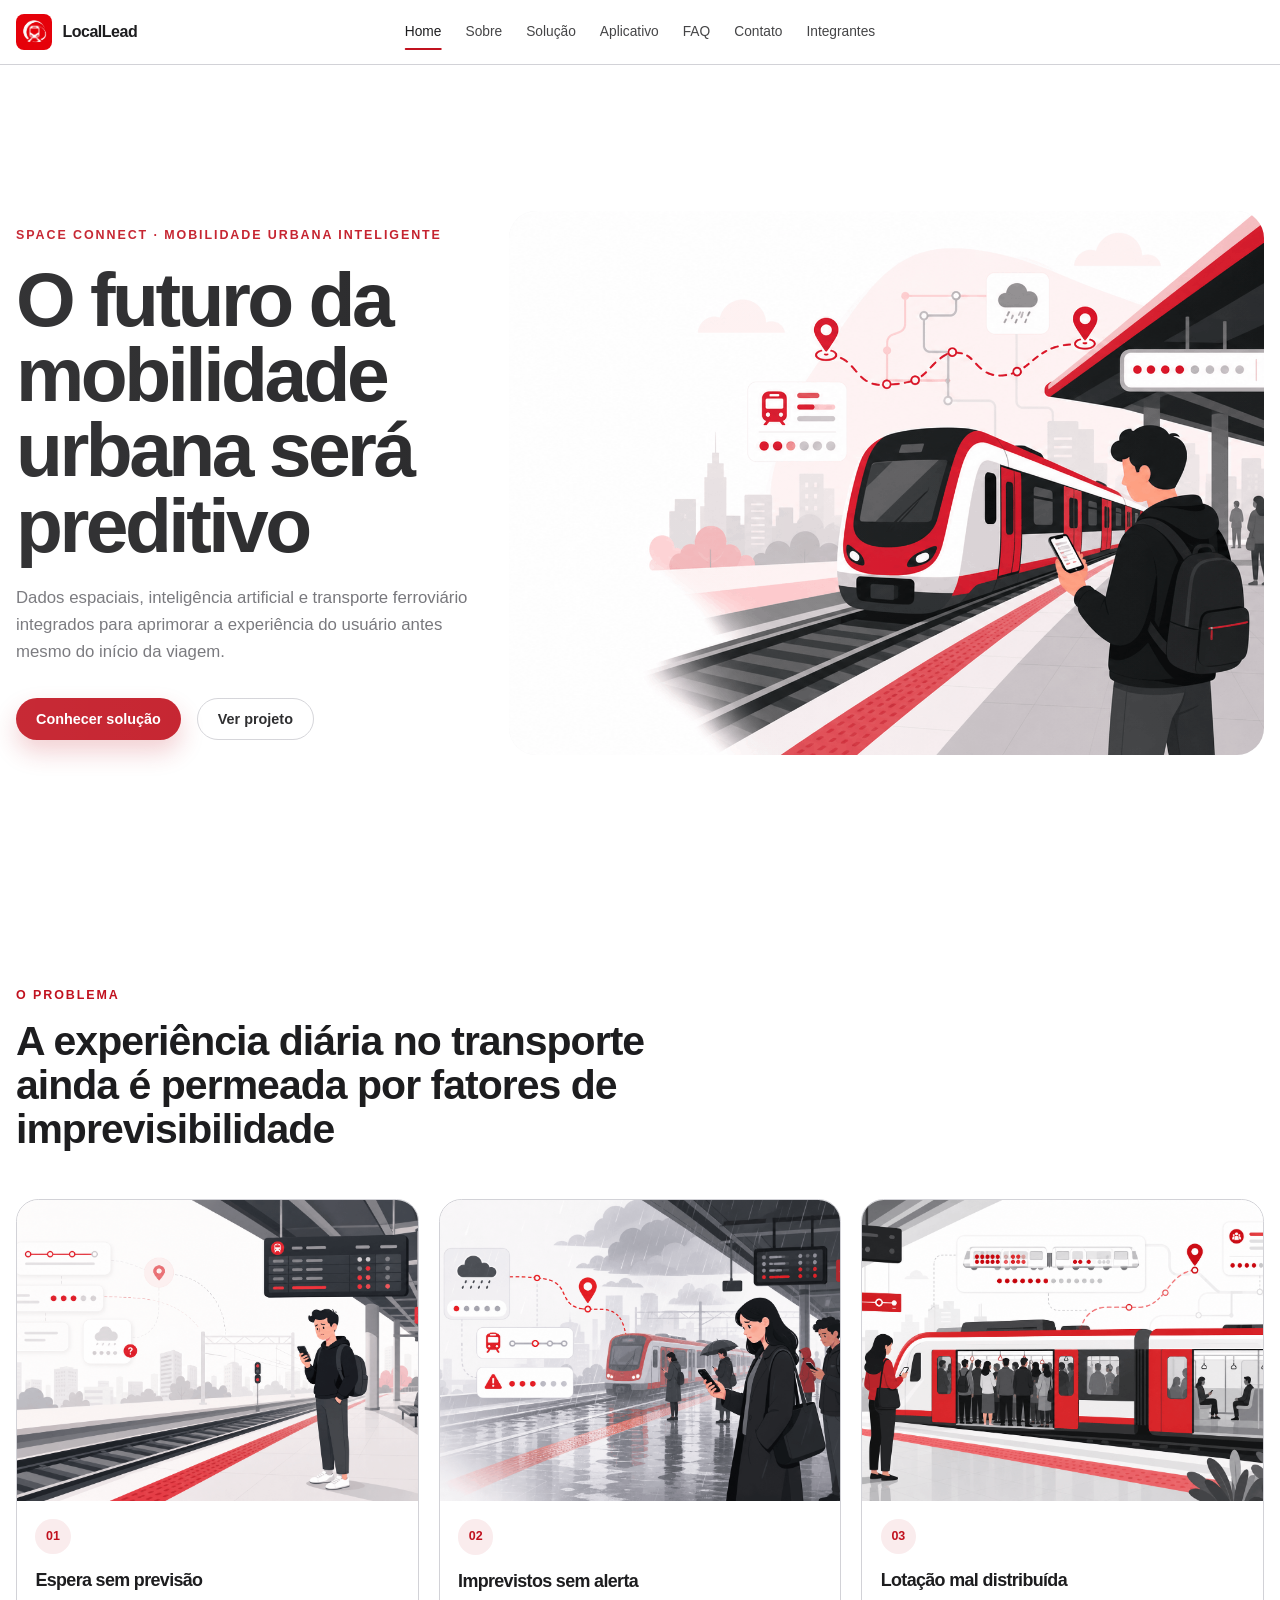
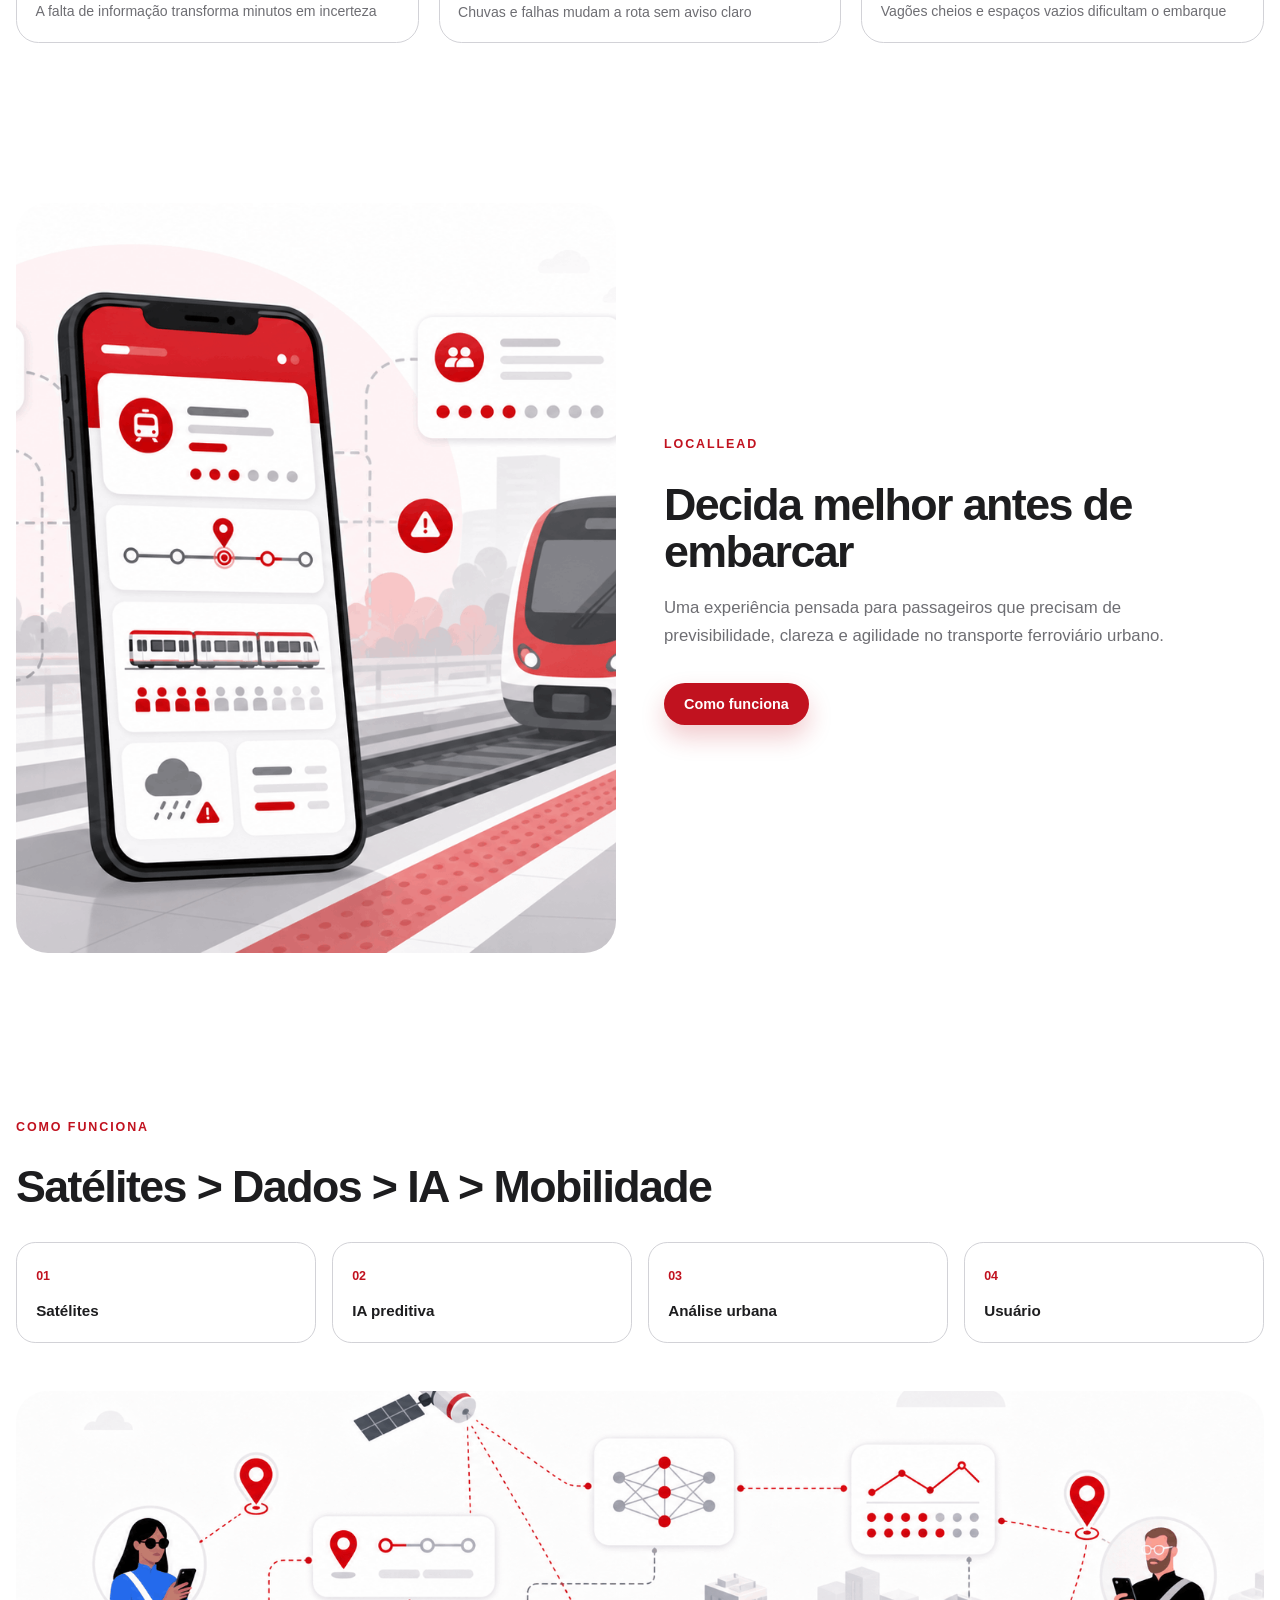
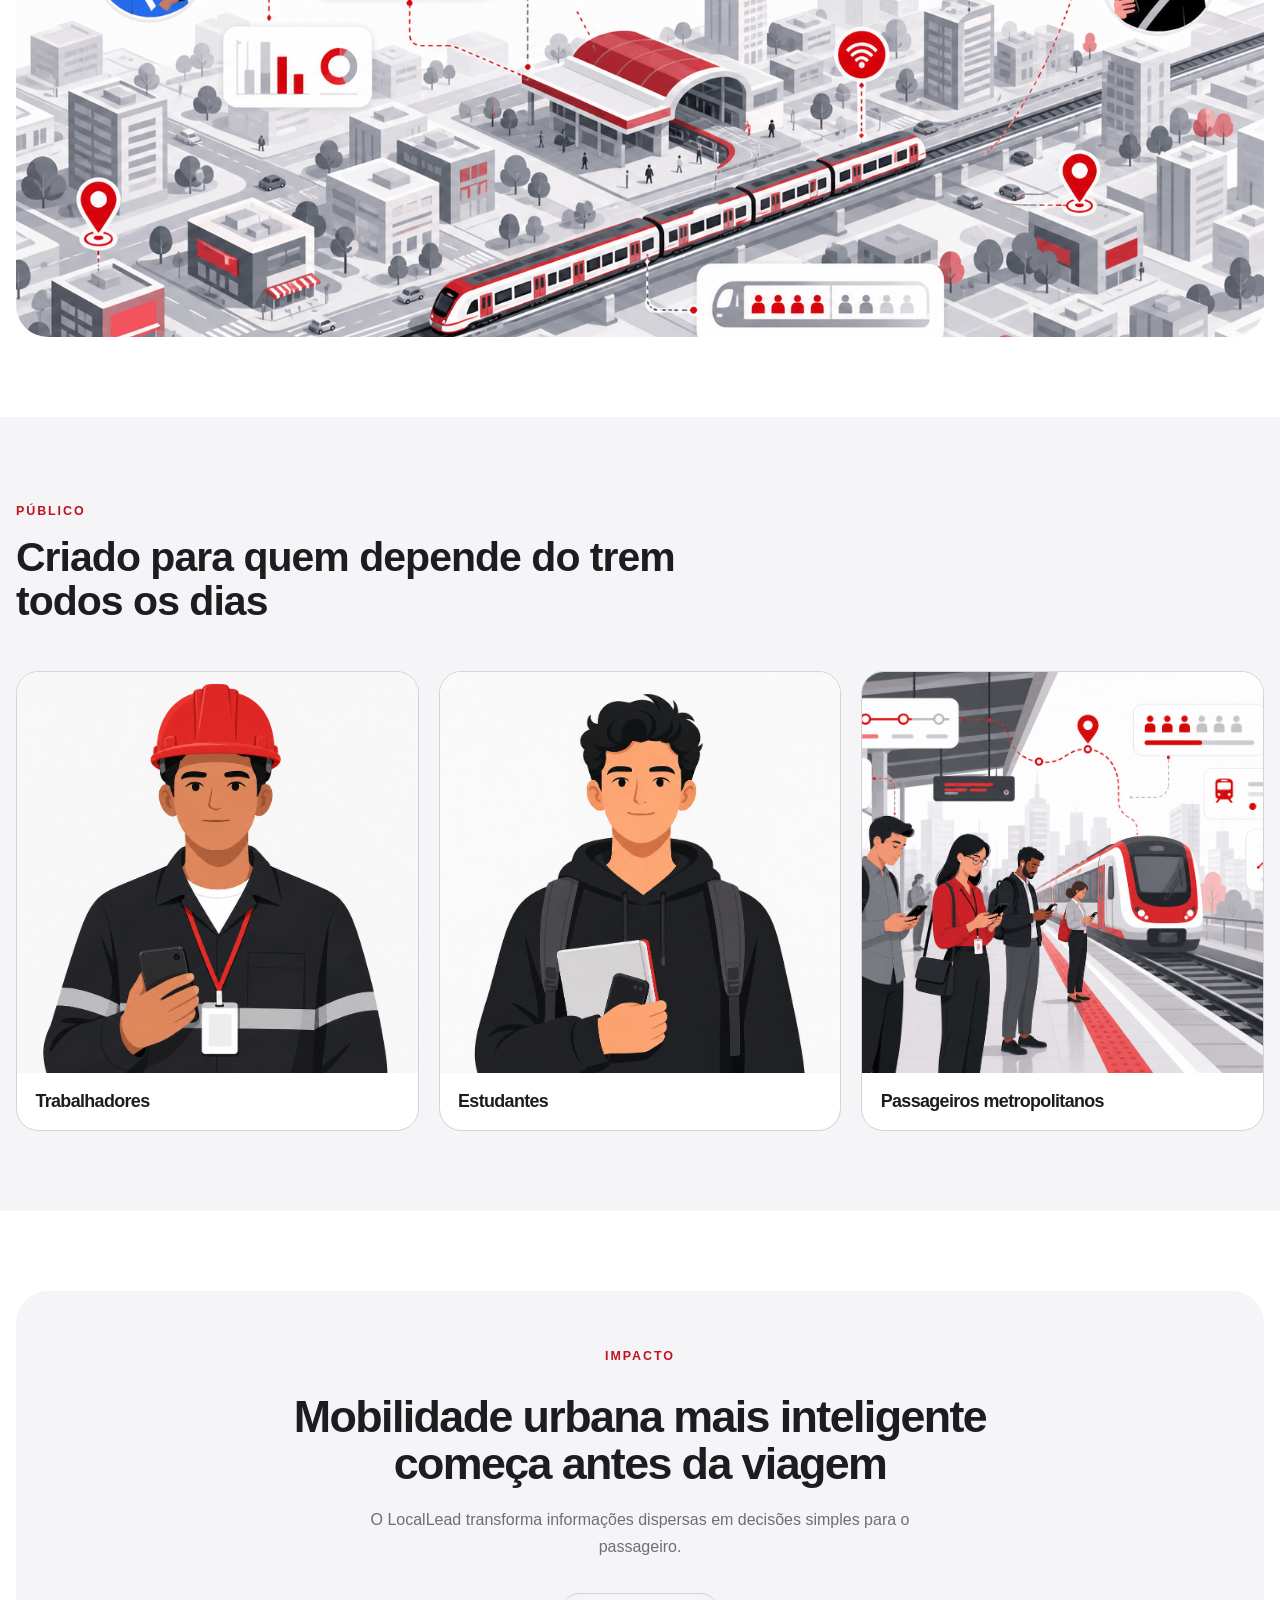
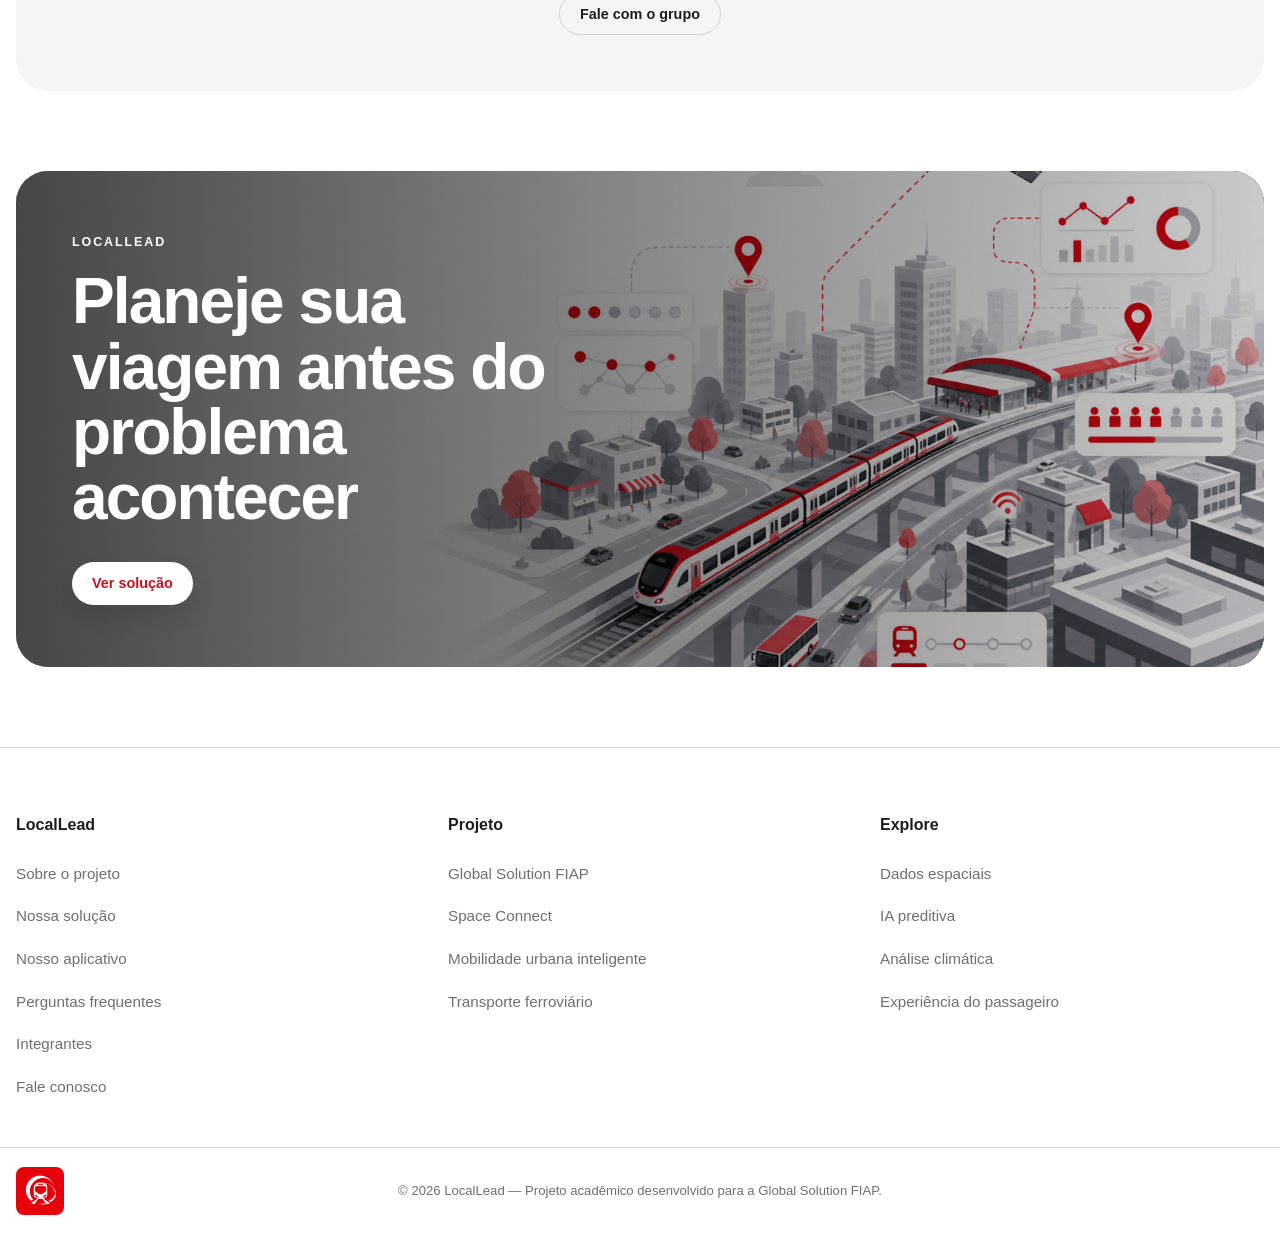
<file: front-end/LocalLead/index.html>
<!doctype html>
<html lang="pt-br">
  <head>
    <meta charset="UTF-8" />
    <meta name="viewport" content="width=device-width, initial-scale=1.0" />

    <link
      rel="shortcut icon"
      href="./assets/favicon/favicon.ico"
      type="image/x-icon"
    />
    <link rel="stylesheet" href="./css/main.css" />

    <script type="module" src="./js/main.js" defer></script>

    <title>LocalLead | Mobilidade Urbana Inteligente</title>
  </head>

  <body>
    <header class="header">
      <nav class="navbar" aria-label="Navegação principal">
        <a
          href="./index.html"
          class="navbar__brand"
          aria-label="Página inicial do LocalLead"
        >
          <img
            src="./assets/img/logo_locallead.png"
            alt="Logo LocalLead"
            class="navbar__logo"
          />

          <span class="navbar__name">LocalLead</span>
        </a>

        <button
          class="navbar__toggle"
          type="button"
          aria-label="Abrir menu de navegação"
          aria-expanded="false"
          aria-controls="navbar-menu"
        >
          <span class="navbar__toggle-line"></span>
          <span class="navbar__toggle-line"></span>
          <span class="navbar__toggle-line"></span>
        </button>

        <ul class="navbar__menu" id="navbar-menu">
          <li class="navbar__item">
            <a href="./index.html" class="navbar__link navbar__link--active"
              >Home</a
            >
          </li>

          <li class="navbar__item">
            <a href="./paginas/sobre.html" class="navbar__link">Sobre</a>
          </li>

          <li class="navbar__item">
            <a href="./paginas/solucao.html" class="navbar__link">Solução</a>
          </li>

          <li class="navbar__item">
            <a href="./paginas/aplicativo.html" class="navbar__link"
              >Aplicativo</a
            >
          </li>

          <li class="navbar__item">
            <a href="./paginas/faq.html" class="navbar__link">FAQ</a>
          </li>

          <li class="navbar__item">
            <a href="./paginas/contato.html" class="navbar__link">Contato</a>
          </li>

          <li class="navbar__item">
            <a href="./paginas/integrantes.html" class="navbar__link"
              >Integrantes</a
            >
          </li>
        </ul>
      </nav>
    </header>

    <main>
      <section class="hero" aria-labelledby="hero-title">
        <div class="hero__content">
          <span class="hero__tag"
            >Space Connect · Mobilidade Urbana Inteligente</span
          >

          <h1 class="hero__title" id="hero-title">
            O futuro da mobilidade urbana será preditivo
          </h1>

          <p class="hero__description">
            Dados espaciais, inteligência artificial e transporte ferroviário integrados para aprimorar a experiência do usuário antes mesmo do início da viagem.
          </p>

          <div class="hero__actions">
            <a href="./paginas/solucao.html" class="button button--primary">
              Conhecer solução
            </a>

            <a href="./paginas/sobre.html" class="button button--secondary">
              Ver projeto
            </a>
          </div>
        </div>

        <div class="hero__image">
          <img
            src="./assets/img/home/hero-trem-cidade-compresso.png"
            alt="Trem urbano em movimento em uma cidade moderna"
          />
        </div>
      </section>

      <section class="visual-section problems" aria-labelledby="problems-title">
        <div class="section-heading">
          <span class="section-heading__tag">O problema</span>

          <h2 class="section-heading__title" id="problems-title">
           A experiência diária no transporte ainda é permeada por fatores de imprevisibilidade
          </h2>
        </div>

        <div class="visual-grid visual-grid--three">
          <article class="visual-card">
            <div class="visual-card__image">
              <img
                src="./assets/img/home/problema-espera-compresso.png"
                alt="Pessoa esperando o trem em uma plataforma"
              />
            </div>

            <div class="visual-card__content">
              <span class="visual-card__number">01</span>
              <h3 class="visual-card__title">Espera sem previsão</h3>

              <p class="visual-card__description">
                A falta de informação transforma minutos em incerteza
              </p>
            </div>
          </article>

          <article class="visual-card">
            <div class="visual-card__image">
              <img
                src="./assets/img/home/problema-chuva-compresso.png"
                alt="Estação de trem em dia de chuva intensa"
              />
            </div>

            <div class="visual-card__content">
              <span class="visual-card__number">02</span>
              <h3 class="visual-card__title">Imprevistos sem alerta</h3>

              <p class="visual-card__description">
                Chuvas e falhas mudam a rota sem aviso claro
              </p>
            </div>
          </article>

          <article class="visual-card">
            <div class="visual-card__image">
              <img
                src="./assets/img/home/problema-lotacao-compresso.png"
                alt="Passageiros em uma plataforma cheia aguardando o trem"
              />
            </div>

            <div class="visual-card__content">
              <span class="visual-card__number">03</span>
              <h3 class="visual-card__title">Lotação mal distribuída</h3>

              <p class="visual-card__description">
                Vagões cheios e espaços vazios dificultam o embarque
              </p>
            </div>
          </article>
        </div>
      </section>

      <section class="app-preview" aria-labelledby="app-preview-title">
        <div class="app-preview__image">
          <img
            src="./assets/img/home/mockup-locaallead-app-compresso.png"
            alt="Interface do aplicativo LocalLead em um celular"
          />
        </div>

        <div class="app-preview__content">
          <span class="section-heading__tag">LocalLead</span>

          <h2 class="app-preview__title" id="app-preview-title">
            Decida melhor antes de embarcar
          </h2>

          <p class="app-preview__description">
            Uma experiência pensada para passageiros que precisam de
            previsibilidade, clareza e agilidade no transporte ferroviário
            urbano.
          </p>

          <a href="./paginas/solucao.html" class="button button--primary">
            Como funciona
          </a>
        </div>
      </section>

      <section class="workflow" aria-labelledby="workflow-title">
        <div class="workflow__content">
          <span class="section-heading__tag">Como funciona</span>

          <h2 class="workflow__title" id="workflow-title">
            Satélites > Dados > IA > Mobilidade
          </h2>

          <div class="workflow__steps" aria-label="Etapas da solução LocalLead">
            <div class="workflow__step">
              <span>01</span>
              <p>Satélites</p>
            </div>

            <div class="workflow__step">
              <span>02</span>
              <p>IA preditiva</p>
            </div>

            <div class="workflow__step">
              <span>03</span>
              <p>Análise urbana</p>
            </div>

            <div class="workflow__step">
              <span>04</span>
              <p>Usuário</p>
            </div>
          </div>
        </div>

        <div class="workflow__image">
          <img
            src="./assets/img/home/fluxo-satélite-ia-cidade-compresso.png"
            alt="Cidade conectada por dados espaciais e inteligência artificial"
          />
        </div>
      </section>

      <section class="visual-section audience" aria-labelledby="audience-title">
        <div class="section-heading">
          <span class="section-heading__tag">Público</span>

          <h2 class="section-heading__title" id="audience-title">
            Criado para quem depende do trem todos os dias
          </h2>
        </div>

        <div class="visual-grid visual-grid--three">
          <article class="visual-card visual-card--large">
            <div class="visual-card__image">
              <img
                src="./assets/img/home/publico-trabalhadores-compresso.png"
                alt="Trabalhadores usando transporte público urbano"
              />
            </div>

            <div class="visual-card__content">
              <h3 class="visual-card__title">Trabalhadores</h3>
            </div>
          </article>

          <article class="visual-card visual-card--large">
            <div class="visual-card__image">
              <img
                src="./assets/img/home/publico-estudantes-compresso.png"
                alt="Estudantes usando transporte ferroviário urbano"
              />
            </div>

            <div class="visual-card__content">
              <h3 class="visual-card__title">Estudantes</h3>
            </div>
          </article>

          <article class="visual-card visual-card--large">
            <div class="visual-card__image">
              <img
                src="./assets/img/home/publico-passageiros-compresso.png"
                alt="Passageiros em uma estação metropolitana"
              />
            </div>

            <div class="visual-card__content">
              <h3 class="visual-card__title">Passageiros metropolitanos</h3>
            </div>
          </article>
        </div>
      </section>

      <section class="impact" aria-labelledby="impact-title">
        <div class="impact__content">
          <span class="section-heading__tag">Impacto</span>

          <h2 class="impact__title" id="impact-title">
            Mobilidade urbana mais inteligente começa antes da viagem
          </h2>

          <p class="impact__description">
            O LocalLead transforma informações dispersas em decisões simples
            para o passageiro.
          </p>

          <a href="./paginas/contato.html" class="button button--secondary">
            Fale com o grupo
          </a>
        </div>
      </section>

      <section class="cta" aria-labelledby="cta-title">
        <div class="cta__image">
          <img
            src="./assets/img/home/cta-cidade-conectada-compresso.png"
            alt="Cidade conectada com linhas digitais representando mobilidade inteligente"
          />
        </div>

        <div class="cta__content">
          <span class="cta__tag">LocalLead</span>

          <h2 class="cta__title" id="cta-title">
            Planeje sua viagem antes do problema acontecer
          </h2>

          <a href="./paginas/solucao.html" class="button button--light">
            Ver solução
          </a>
        </div>
      </section>
    </main>

    <footer class="footer">
      <div class="footer__content">
        <div class="footer__column">
          <h2 class="footer__title">LocalLead</h2>

          <ul class="footer__list">
            <li>
              <a href="./paginas/sobre.html">Sobre o projeto</a>
            </li>

            <li>
              <a href="./paginas/solucao.html">Nossa solução</a>
            </li>

            <li>
              <a href="./paginas/aplicativo.html">Nosso aplicativo</a>
            </li>

            <li>
              <a href="./paginas/faq.html">Perguntas frequentes</a>
            </li>

            <li>
              <a href="./paginas/integrantes.html">Integrantes</a>
            </li>

            <li>
              <a href="./paginas/contato.html">Fale conosco</a>
            </li>
          </ul>
        </div>

        <div class="footer__column">
          <h2 class="footer__title">Projeto</h2>

          <ul class="footer__list">
            <li>Global Solution FIAP</li>
            <li>Space Connect</li>
            <li>Mobilidade urbana inteligente</li>
            <li>Transporte ferroviário</li>
          </ul>
        </div>

        <div class="footer__column">
          <h2 class="footer__title">Explore</h2>

          <ul class="footer__list">
            <li>Dados espaciais</li>
            <li>IA preditiva</li>
            <li>Análise climática</li>
            <li>Experiência do passageiro</li>
          </ul>
        </div>
      </div>

      <div class="footer__bottom">
        <div class="footer__bottom-content">
          <a
            href="./index.html"
            class="footer__brand"
            aria-label="Página inicial LocalLead"
          >
            <img
              src="./assets/img/logo_locallead.png"
              alt="Logo LocalLead"
              class="footer__logo"
            />
          </a>

          <p class="footer__copyright">
            © 2026 LocalLead — Projeto acadêmico desenvolvido para a Global
            Solution FIAP.
          </p>
        </div>
      </div>
    </footer>
  </body>
</html>
</file>
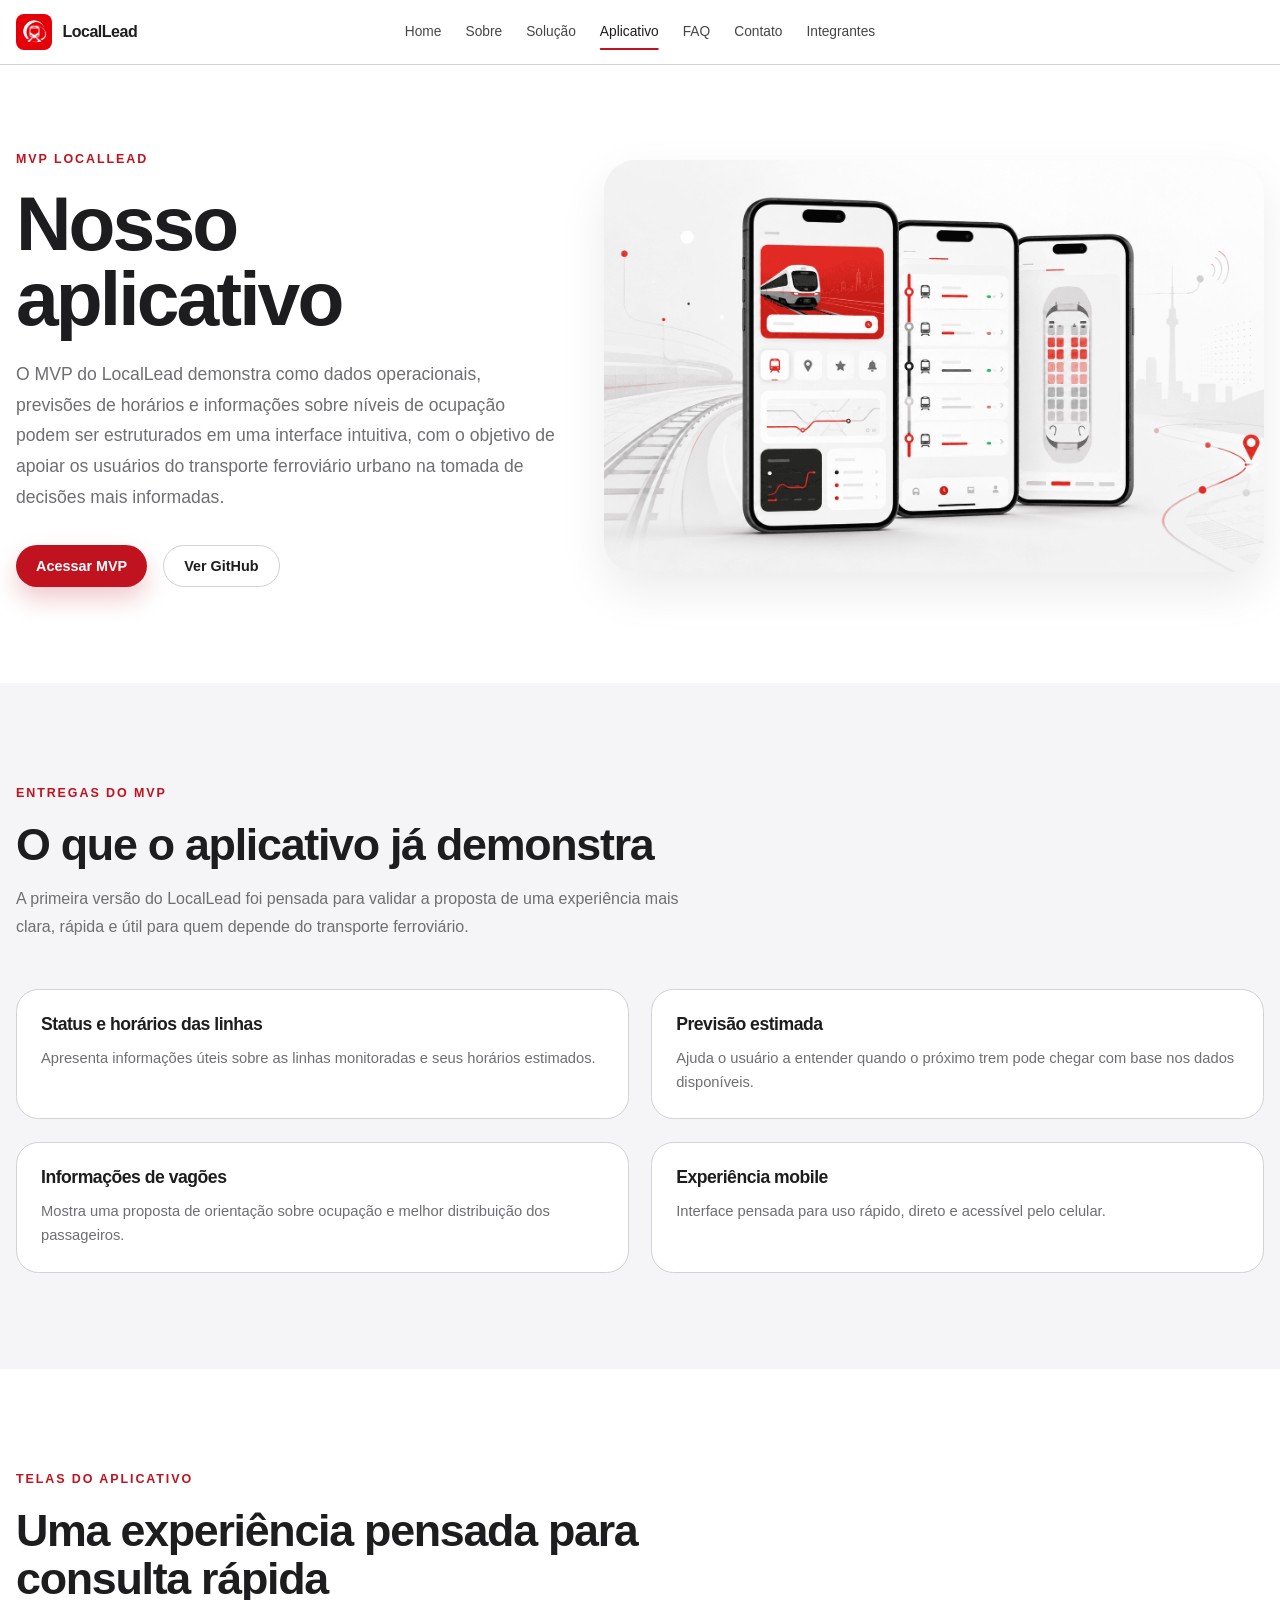
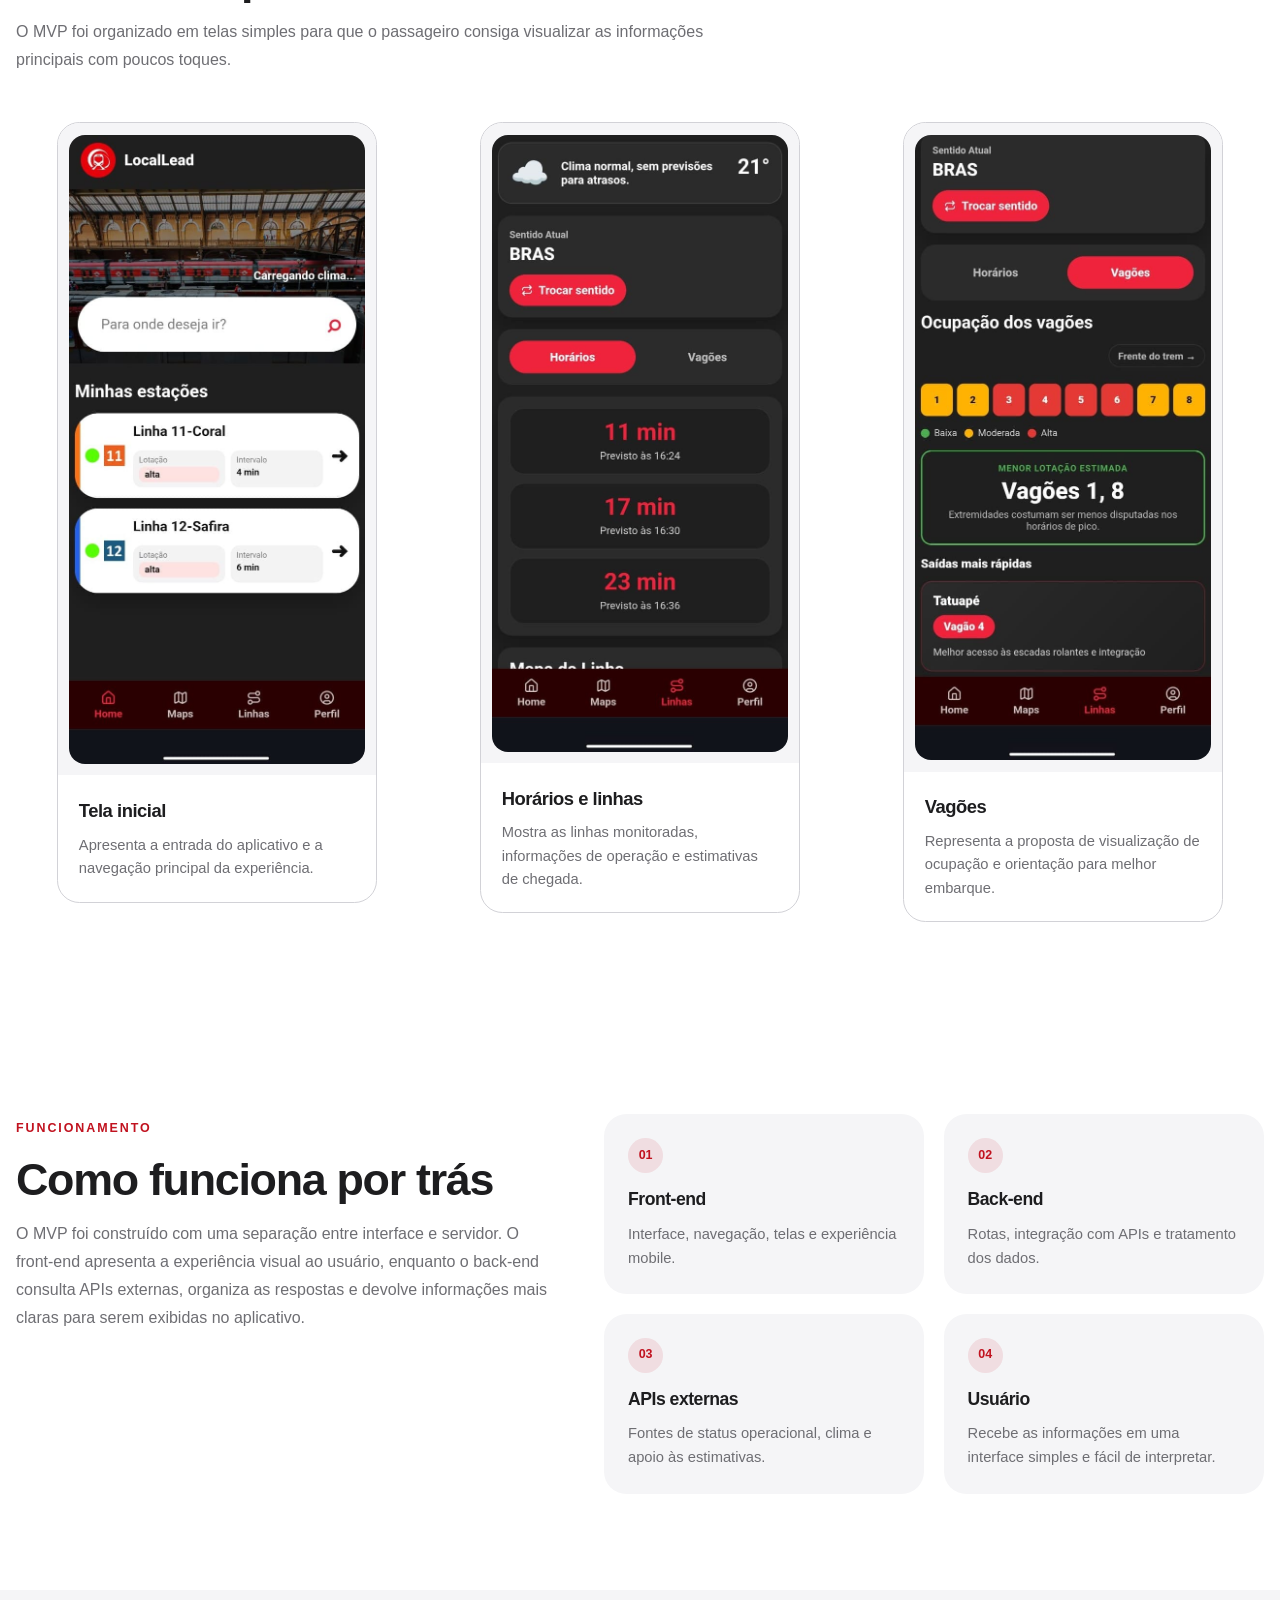
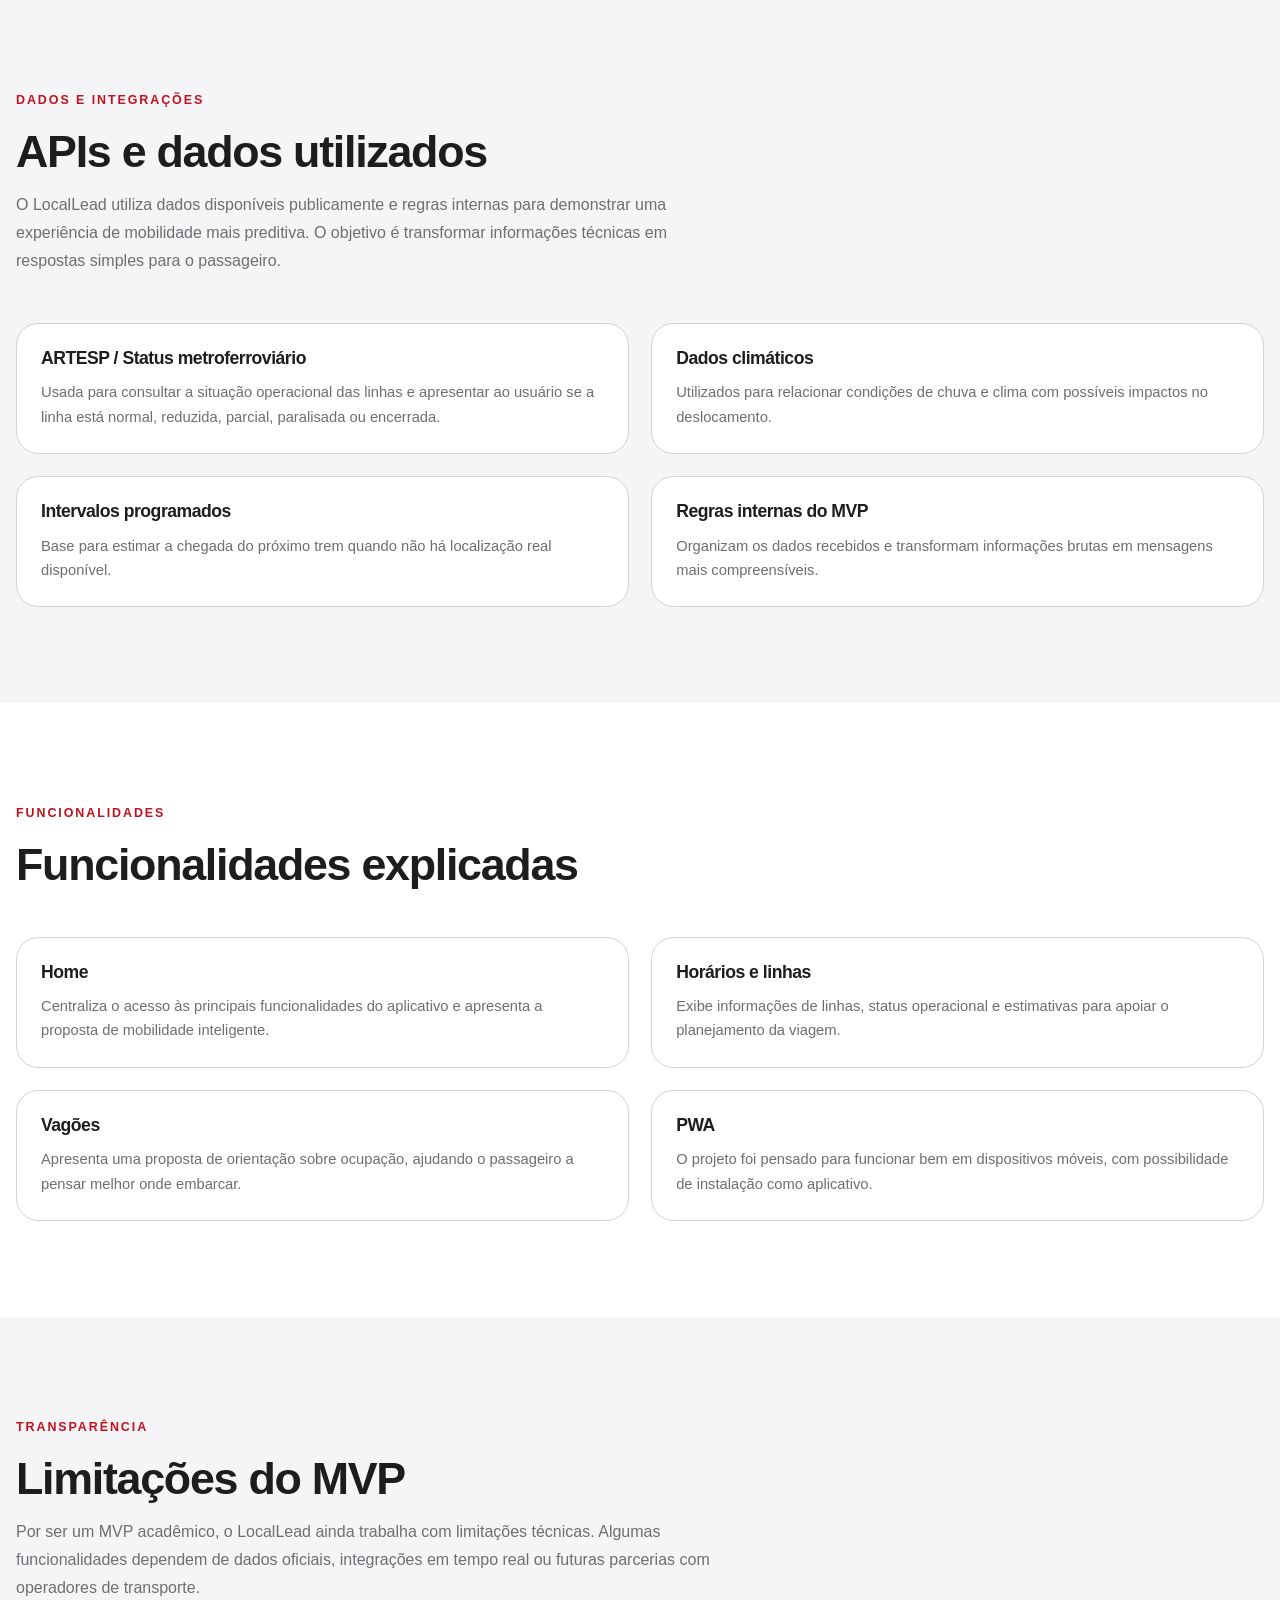
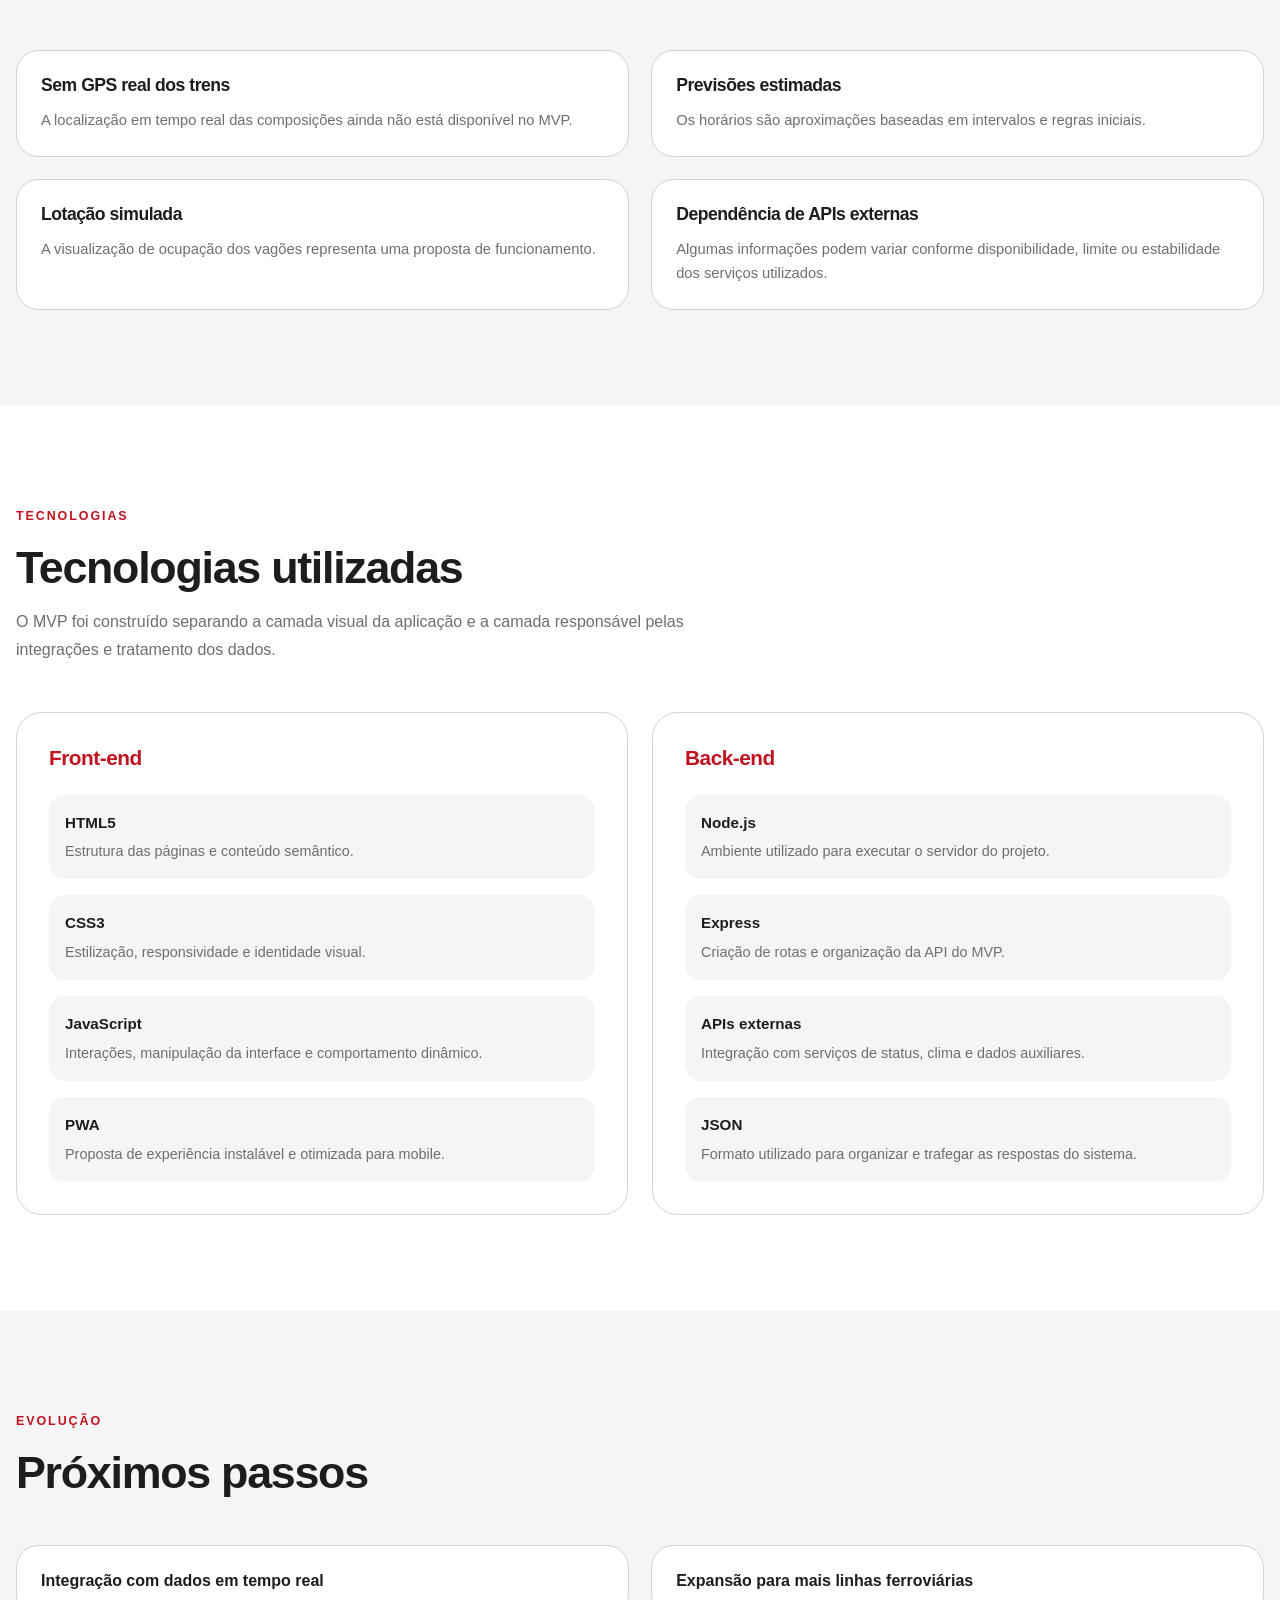
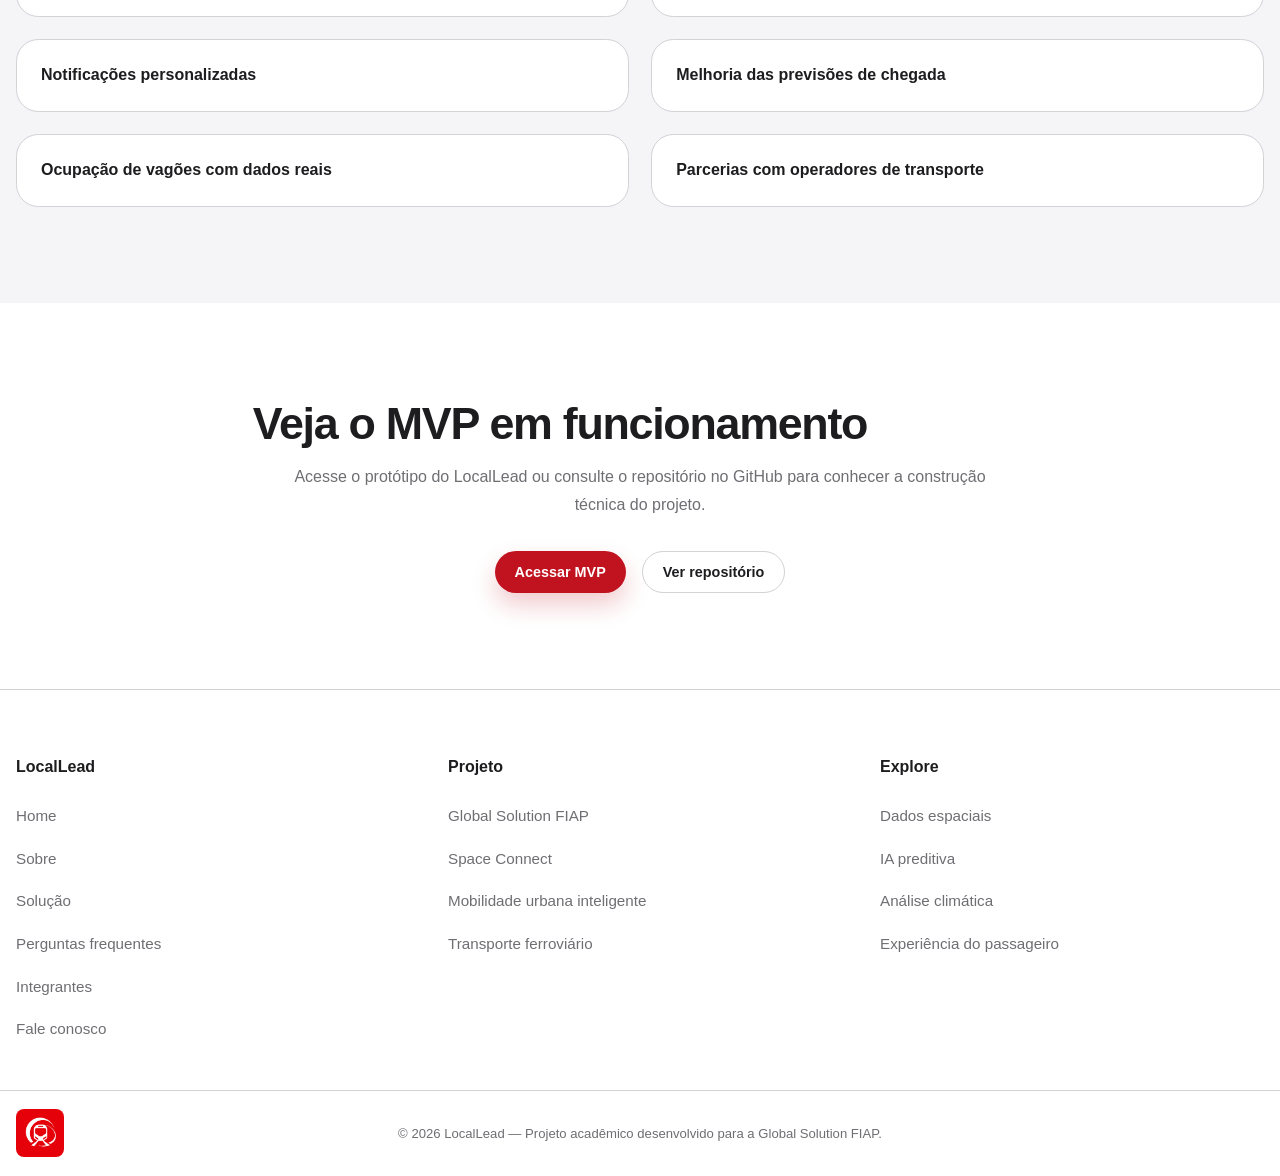
<file: front-end/LocalLead/paginas/aplicativo.html>
<!doctype html>
<html lang="pt-br">
  <head>
    <meta charset="UTF-8" />
    <meta name="viewport" content="width=device-width, initial-scale=1.0" />

    <link
      rel="shortcut icon"
      href="../assets/favicon/favicon.ico"
      type="image/x-icon"
    />
    <link rel="stylesheet" href="../css/main.css" />
    <script type="module" src="../js/main.js" defer></script>

    <title>Nosso Aplicativo | LocalLead</title>
  </head>

  <body>
    <header class="header">
      <nav class="navbar" aria-label="Navegação principal">
        <a
          href="./aplicativo.html"
          class="navbar__brand"
          aria-label="Página aplicativo do LocalLead"
        >
          <img
            src="../assets/img/logo_locallead.png"
            alt="Logo LocalLead"
            class="navbar__logo"
          />
          <span class="navbar__name">LocalLead</span>
        </a>

        <button
          class="navbar__toggle"
          type="button"
          aria-label="Abrir menu de navegação"
          aria-expanded="false"
          aria-controls="navbar-menu"
        >
          <span class="navbar__toggle-line"></span>
          <span class="navbar__toggle-line"></span>
          <span class="navbar__toggle-line"></span>
        </button>

        <ul class="navbar__menu" id="navbar-menu">
          <li class="navbar__item">
            <a href="../index.html" class="navbar__link">Home</a>
          </li>

          <li class="navbar__item">
            <a href="./sobre.html" class="navbar__link">Sobre</a>
          </li>

          <li class="navbar__item">
            <a href="./solucao.html" class="navbar__link">Solução</a>
          </li>

          <li class="navbar__item">
            <a
              href="./aplicativo.html"
              class="navbar__link navbar__link--active"
              >Aplicativo</a
            >
          </li>

          <li class="navbar__item">
            <a href="./faq.html" class="navbar__link">FAQ</a>
          </li>

          <li class="navbar__item">
            <a href="./contato.html" class="navbar__link">Contato</a>
          </li>

          <li class="navbar__item">
            <a href="./integrantes.html" class="navbar__link">Integrantes</a>
          </li>
        </ul>
      </nav>
    </header>

    <main>
      <section class="app-hero" aria-labelledby="app-title">
        <div class="app-hero__content">
          <span class="app-section-tag">MVP LocalLead</span>

          <h1 class="app-hero__title" id="app-title">Nosso aplicativo</h1>

          <p class="app-hero__description">
            O MVP do LocalLead demonstra como dados operacionais, previsões de horários e informações sobre níveis de ocupação podem ser estruturados em uma interface intuitiva, com o objetivo de apoiar os usuários do transporte ferroviário urbano na tomada de decisões mais informadas.
          </p>

          <div class="app-hero__actions">
            <a
              href="https://locallead.vercel.app/"
              class="button button--primary"
              target="_blank"
              rel="noopener noreferrer"
            >
              Acessar MVP
            </a>

            <a
              href="https://github.com/EnzoNukui/mvp_locallead"
              class="button button--secondary"
              target="_blank"
              rel="noopener noreferrer"
            >
              Ver GitHub
            </a>
          </div>
        </div>

        <div class="app-hero__image">
          <img
            src="../assets/img/app/app-mockup-principal.png"
            alt="Tela inicial do aplicativo LocalLead"
          />
        </div>
      </section>

      <section class="app-deliveries" aria-labelledby="deliveries-title">
        <div class="app-section-heading">
          <span class="app-section-tag">Entregas do MVP</span>

          <h2 id="deliveries-title">O que o aplicativo já demonstra</h2>

          <p>
            A primeira versão do LocalLead foi pensada para validar a proposta
            de uma experiência mais clara, rápida e útil para quem depende do
            transporte ferroviário.
          </p>
        </div>

        <div class="app-feature-grid">
          <article class="app-feature-card">
            <h3>Status e horários das linhas</h3>
            <p>
              Apresenta informações úteis sobre as linhas monitoradas e seus
              horários estimados.
            </p>
          </article>

          <article class="app-feature-card">
            <h3>Previsão estimada</h3>
            <p>
              Ajuda o usuário a entender quando o próximo trem pode chegar com
              base nos dados disponíveis.
            </p>
          </article>

          <article class="app-feature-card">
            <h3>Informações de vagões</h3>
            <p>
              Mostra uma proposta de orientação sobre ocupação e melhor
              distribuição dos passageiros.
            </p>
          </article>

          <article class="app-feature-card">
            <h3>Experiência mobile</h3>
            <p>
              Interface pensada para uso rápido, direto e acessível pelo
              celular.
            </p>
          </article>
        </div>
      </section>

      <section class="app-screens" aria-labelledby="screens-title">
        <div class="app-section-heading">
          <span class="app-section-tag">Telas do aplicativo</span>

          <h2 id="screens-title">
            Uma experiência pensada para consulta rápida
          </h2>

          <p>
            O MVP foi organizado em telas simples para que o passageiro consiga
            visualizar as informações principais com poucos toques.
          </p>
        </div>

        <div class="app-screens__grid">
          <article class="app-screen-card">
            <div class="app-screen-card__image">
              <img
                src="../assets/img/app/app-home.jpg"
                alt="Tela inicial do aplicativo LocalLead"
              />
            </div>

            <div class="app-screen-card__content">
              <h3>Tela inicial</h3>
              <p>
                Apresenta a entrada do aplicativo e a navegação principal da
                experiência.
              </p>
            </div>
          </article>

          <article class="app-screen-card">
            <div class="app-screen-card__image">
              <img
                src="../assets/img/app/app-horarios-linha.jpg"
                alt="Tela de horários e linhas do aplicativo LocalLead"
              />
            </div>

            <div class="app-screen-card__content">
              <h3>Horários e linhas</h3>
              <p>
                Mostra as linhas monitoradas, informações de operação e
                estimativas de chegada.
              </p>
            </div>
          </article>

          <article class="app-screen-card">
            <div class="app-screen-card__image">
              <img
                src="../assets/img/app/app-vagoes.jpg"
                alt="Tela de vagões do aplicativo LocalLead"
              />
            </div>

            <div class="app-screen-card__content">
              <h3>Vagões</h3>
              <p>
                Representa a proposta de visualização de ocupação e orientação
                para melhor embarque.
              </p>
            </div>
          </article>
        </div>
      </section>

      <section class="app-flow" aria-labelledby="flow-title">
        <div class="app-flow__content">
          <span class="app-section-tag">Funcionamento</span>

          <h2 id="flow-title">Como funciona por trás</h2>

          <p>
            O MVP foi construído com uma separação entre interface e servidor. O
            front-end apresenta a experiência visual ao usuário, enquanto o
            back-end consulta APIs externas, organiza as respostas e devolve
            informações mais claras para serem exibidas no aplicativo.
          </p>
        </div>

        <div class="app-flow__steps" aria-label="Fluxo de funcionamento do MVP">
          <article>
            <span>01</span>
            <h3>Front-end</h3>
            <p>Interface, navegação, telas e experiência mobile.</p>
          </article>

          <article>
            <span>02</span>
            <h3>Back-end</h3>
            <p>Rotas, integração com APIs e tratamento dos dados.</p>
          </article>

          <article>
            <span>03</span>
            <h3>APIs externas</h3>
            <p>Fontes de status operacional, clima e apoio às estimativas.</p>
          </article>

          <article>
            <span>04</span>
            <h3>Usuário</h3>
            <p>
              Recebe as informações em uma interface simples e fácil de
              interpretar.
            </p>
          </article>
        </div>
      </section>

      <section class="app-data" aria-labelledby="data-title">
        <div class="app-section-heading">
          <span class="app-section-tag">Dados e integrações</span>

          <h2 id="data-title">APIs e dados utilizados</h2>

          <p>
            O LocalLead utiliza dados disponíveis publicamente e regras internas
            para demonstrar uma experiência de mobilidade mais preditiva. O
            objetivo é transformar informações técnicas em respostas simples
            para o passageiro.
          </p>
        </div>

        <div class="app-data__grid">
          <article>
            <h3>ARTESP / Status metroferroviário</h3>
            <p>
              Usada para consultar a situação operacional das linhas e
              apresentar ao usuário se a linha está normal, reduzida, parcial,
              paralisada ou encerrada.
            </p>
          </article>

          <article>
            <h3>Dados climáticos</h3>
            <p>
              Utilizados para relacionar condições de chuva e clima com
              possíveis impactos no deslocamento.
            </p>
          </article>

          <article>
            <h3>Intervalos programados</h3>
            <p>
              Base para estimar a chegada do próximo trem quando não há
              localização real disponível.
            </p>
          </article>

          <article>
            <h3>Regras internas do MVP</h3>
            <p>
              Organizam os dados recebidos e transformam informações brutas em
              mensagens mais compreensíveis.
            </p>
          </article>
        </div>
      </section>

      <section class="app-resources" aria-labelledby="resources-title">
        <div class="app-section-heading">
          <span class="app-section-tag">Funcionalidades</span>

          <h2 id="resources-title">Funcionalidades explicadas</h2>
        </div>

        <div class="app-resources__list">
          <article>
            <h3>Home</h3>
            <p>
              Centraliza o acesso às principais funcionalidades do aplicativo e
              apresenta a proposta de mobilidade inteligente.
            </p>
          </article>

          <article>
            <h3>Horários e linhas</h3>
            <p>
              Exibe informações de linhas, status operacional e estimativas para
              apoiar o planejamento da viagem.
            </p>
          </article>

          <article>
            <h3>Vagões</h3>
            <p>
              Apresenta uma proposta de orientação sobre ocupação, ajudando o
              passageiro a pensar melhor onde embarcar.
            </p>
          </article>

          <article>
            <h3>PWA</h3>
            <p>
              O projeto foi pensado para funcionar bem em dispositivos móveis,
              com possibilidade de instalação como aplicativo.
            </p>
          </article>
        </div>
      </section>

      <section class="app-limitations" aria-labelledby="limitations-title">
        <div class="app-section-heading">
          <span class="app-section-tag">Transparência</span>

          <h2 id="limitations-title">Limitações do MVP</h2>

          <p>
            Por ser um MVP acadêmico, o LocalLead ainda trabalha com limitações
            técnicas. Algumas funcionalidades dependem de dados oficiais,
            integrações em tempo real ou futuras parcerias com operadores de
            transporte.
          </p>
        </div>

        <div class="app-limitations__grid">
          <article>
            <h3>Sem GPS real dos trens</h3>
            <p>
              A localização em tempo real das composições ainda não está
              disponível no MVP.
            </p>
          </article>

          <article>
            <h3>Previsões estimadas</h3>
            <p>
              Os horários são aproximações baseadas em intervalos e regras
              iniciais.
            </p>
          </article>

          <article>
            <h3>Lotação simulada</h3>
            <p>
              A visualização de ocupação dos vagões representa uma proposta de
              funcionamento.
            </p>
          </article>

          <article>
            <h3>Dependência de APIs externas</h3>
            <p>
              Algumas informações podem variar conforme disponibilidade, limite
              ou estabilidade dos serviços utilizados.
            </p>
          </article>
        </div>
      </section>

      <section class="app-stack" aria-labelledby="stack-title">
        <div class="app-section-heading">
          <span class="app-section-tag">Tecnologias</span>

          <h2 id="stack-title">Tecnologias utilizadas</h2>

          <p>
            O MVP foi construído separando a camada visual da aplicação e a
            camada responsável pelas integrações e tratamento dos dados.
          </p>
        </div>

        <div class="app-stack__columns">
          <article class="app-stack__column">
            <h3>Front-end</h3>

            <ul>
              <li>
                <strong>HTML5</strong>
                <span>Estrutura das páginas e conteúdo semântico.</span>
              </li>

              <li>
                <strong>CSS3</strong>
                <span>Estilização, responsividade e identidade visual.</span>
              </li>

              <li>
                <strong>JavaScript</strong>
                <span
                  >Interações, manipulação da interface e comportamento
                  dinâmico.</span
                >
              </li>

              <li>
                <strong>PWA</strong>
                <span
                  >Proposta de experiência instalável e otimizada para
                  mobile.</span
                >
              </li>
            </ul>
          </article>

          <article class="app-stack__column">
            <h3>Back-end</h3>

            <ul>
              <li>
                <strong>Node.js</strong>
                <span
                  >Ambiente utilizado para executar o servidor do projeto.</span
                >
              </li>

              <li>
                <strong>Express</strong>
                <span>Criação de rotas e organização da API do MVP.</span>
              </li>

              <li>
                <strong>APIs externas</strong>
                <span
                  >Integração com serviços de status, clima e dados
                  auxiliares.</span
                >
              </li>

              <li>
                <strong>JSON</strong>
                <span
                  >Formato utilizado para organizar e trafegar as respostas do
                  sistema.</span
                >
              </li>
            </ul>
          </article>
        </div>
      </section>

      <section class="app-next" aria-labelledby="next-title">
        <div class="app-section-heading">
          <span class="app-section-tag">Evolução</span>

          <h2 id="next-title">Próximos passos</h2>
        </div>

        <div class="app-next__grid">
          <article>Integração com dados em tempo real</article>
          <article>Expansão para mais linhas ferroviárias</article>
          <article>Notificações personalizadas</article>
          <article>Melhoria das previsões de chegada</article>
          <article>Ocupação de vagões com dados reais</article>
          <article>Parcerias com operadores de transporte</article>
        </div>
      </section>

      <section class="app-cta" aria-labelledby="app-cta-title">
        <h2 id="app-cta-title">Veja o MVP em funcionamento</h2>

        <p>
          Acesse o protótipo do LocalLead ou consulte o repositório no GitHub
          para conhecer a construção técnica do projeto.
        </p>

        <div class="app-cta__actions">
          <a
            href="https://locallead.vercel.app/"
            class="button button--primary"
            target="_blank"
            rel="noopener noreferrer"
          >
            Acessar MVP
          </a>

          <a
            href="https://github.com/EnzoNukui/mvp_locallead"
            class="button button--secondary"
            target="_blank"
            rel="noopener noreferrer"
          >
            Ver repositório
          </a>
        </div>
      </section>
    </main>

    <footer class="footer">
      <div class="footer__content">
        <div class="footer__column">
          <h2 class="footer__title">LocalLead</h2>

          <ul class="footer__list">
            <li>
              <a href="../index.html">Home</a>
            </li>

            <li>
              <a href="./sobre.html">Sobre</a>
            </li>
            <li>
              <a href="./solucao.html">Solução</a>
            </li>

            <li>
              <a href="./faq.html">Perguntas frequentes</a>
            </li>
            <li>
              <a href="./integrantes.html">Integrantes</a>
            </li>

            <li>
              <a href="./contato.html">Fale conosco</a>
            </li>
          </ul>
        </div>

        <div class="footer__column">
          <h2 class="footer__title">Projeto</h2>

          <ul class="footer__list">
            <li>Global Solution FIAP</li>
            <li>Space Connect</li>
            <li>Mobilidade urbana inteligente</li>
            <li>Transporte ferroviário</li>
          </ul>
        </div>

        <div class="footer__column">
          <h2 class="footer__title">Explore</h2>

          <ul class="footer__list">
            <li>Dados espaciais</li>
            <li>IA preditiva</li>
            <li>Análise climática</li>
            <li>Experiência do passageiro</li>
          </ul>
        </div>
      </div>

      <div class="footer__bottom">
        <div class="footer__bottom-content">
          <a
            href="../index.html"
            class="footer__brand"
            aria-label="Página inicial LocalLead"
          >
            <img
              src="../assets/img/logo_locallead.png"
              alt="Logo LocalLead"
              class="footer__logo"
            />
          </a>

          <p class="footer__copyright">
            © 2026 LocalLead — Projeto acadêmico desenvolvido para a Global
            Solution FIAP.
          </p>
        </div>
      </div>
    </footer>
  </body>
</html>
</file>
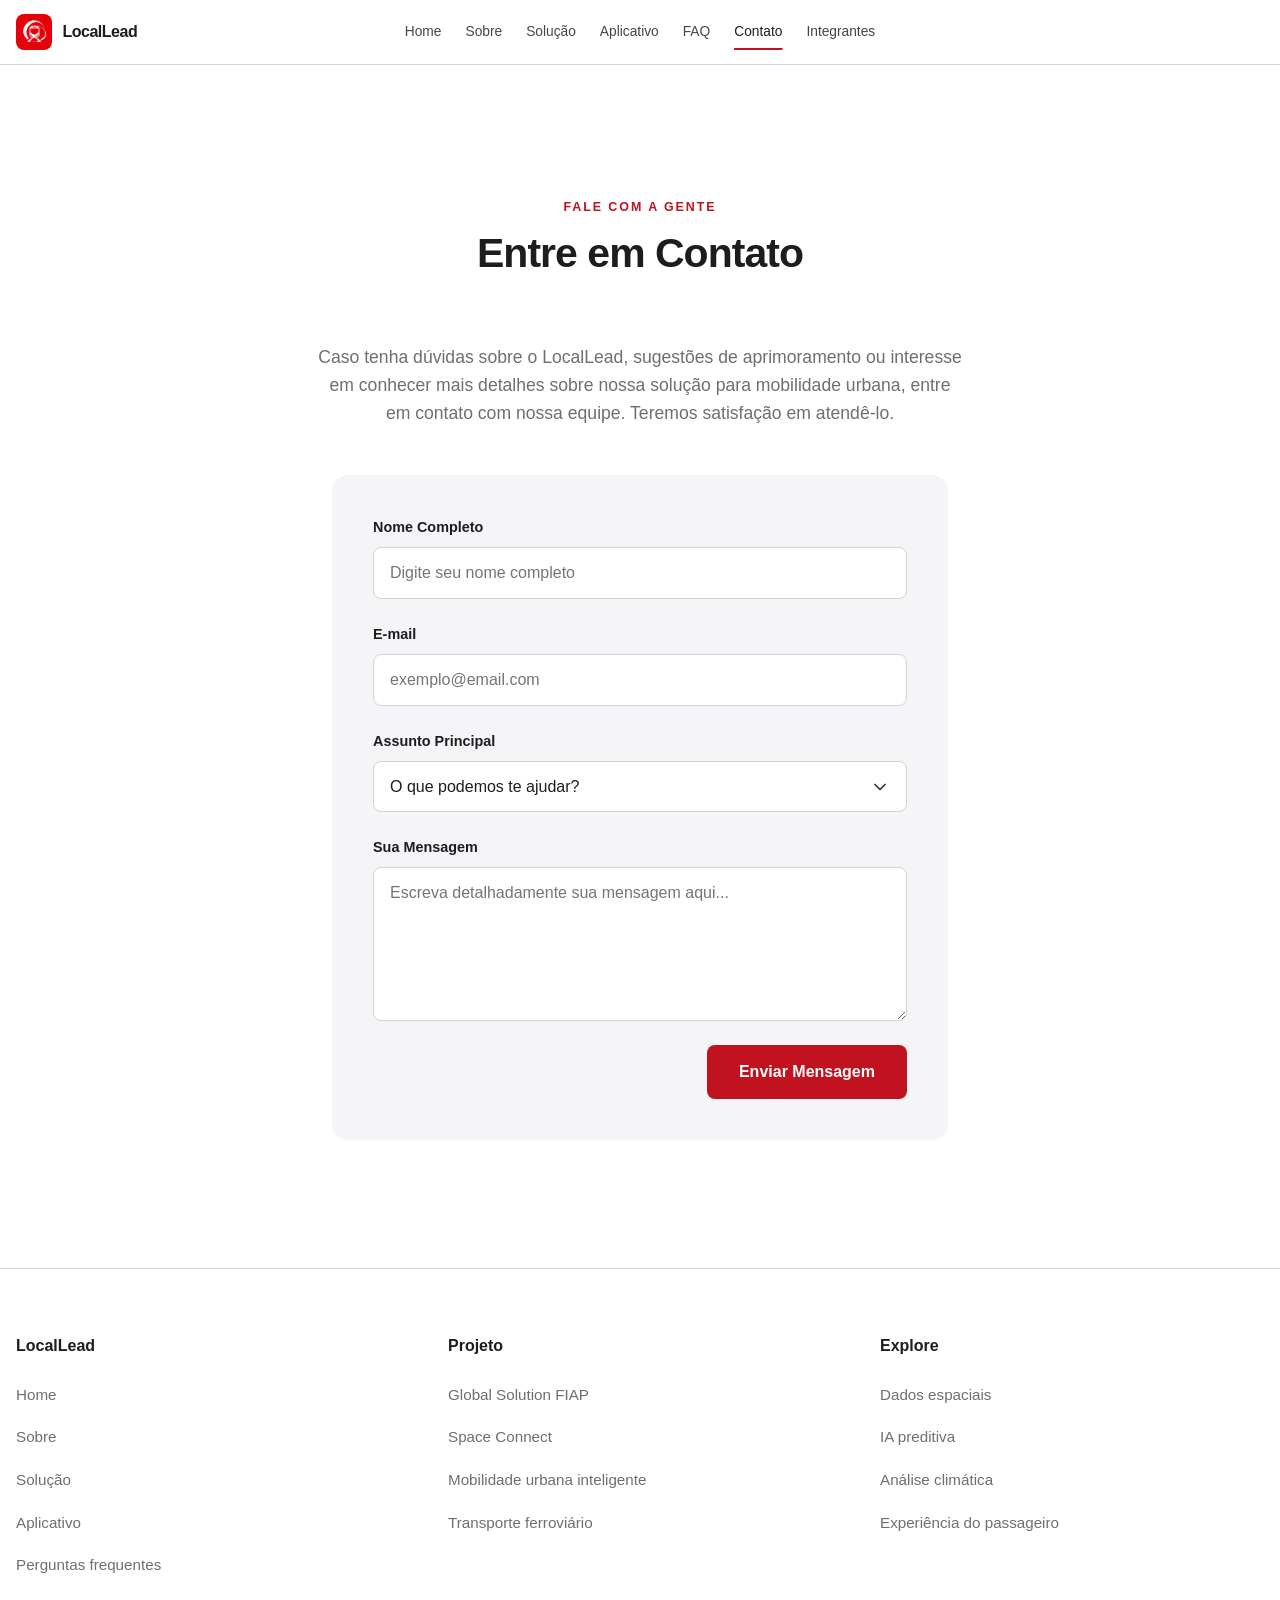
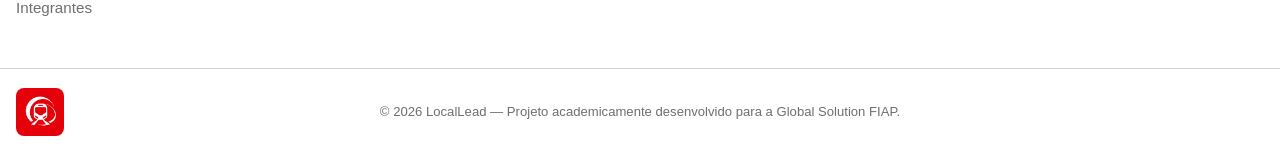
<file: front-end/LocalLead/paginas/contato.html>
<!doctype html>
<html lang="pt-br">
  <head>
    <meta charset="UTF-8" />
    <meta name="viewport" content="width=device-width, initial-scale=1.0" />
    <link
      rel="shortcut icon"
      href="../assets/favicon/favicon.ico"
      type="image/x-icon"
    />
    <link rel="stylesheet" href="../css/main.css" />
    <link rel="stylesheet" href="../css/contato.css" />
    <script src="../js/main.js" type="module" defer></script>
    <title>LocalLead | Contato</title>
  </head>

  <body>
    <header class="header">
      <nav class="navbar" aria-label="Navegação principal">
        <a href="../index.html" class="navbar__brand">
          <img
            src="../assets/img/logo_locallead.png"
            alt="Logo LocalLead"
            class="navbar__logo"
          />
          <span class="navbar__name">LocalLead</span>
        </a>
        <button
          class="navbar__toggle"
          type="button"
          aria-label="Abrir menu de navegação"
          aria-expanded="false"
          aria-controls="navbar-menu"
        >
          <span class="navbar__toggle-line"></span>
          <span class="navbar__toggle-line"></span>
          <span class="navbar__toggle-line"></span>
        </button>
        <ul class="navbar__menu" id="navbar-menu">
          <li class="navbar__item">
            <a href="../index.html" class="navbar__link">Home</a>
          </li>
          <li class="navbar__item">
            <a href="./sobre.html" class="navbar__link">Sobre</a>
          </li>
          <li class="navbar__item">
            <a href="./solucao.html" class="navbar__link">Solução</a>
          </li>
          <li class="navbar__item">
            <a href="./aplicativo.html" class="navbar__link">Aplicativo</a>
          </li>
          <li class="navbar__item">
            <a href="./faq.html" class="navbar__link">FAQ</a>
          </li>
          <li class="navbar__item">
            <a href="./contato.html" class="navbar__link navbar__link--active"
              >Contato</a
            >
          </li>
          <li class="navbar__item">
            <a href="./integrantes.html" class="navbar__link">Integrantes</a>
          </li>
        </ul>
      </nav>
    </header>

    <main>
      <section class="contact-hero" aria-labelledby="title-contact">
        <div class="section-heading">
          <span class="section-heading__tag">Fale com a gente</span>
          <h2 class="section-heading__title" id="title-contact">
            Entre em Contato
          </h2>
        </div>
        <p class="contact-hero__subtitle">
          Caso tenha dúvidas sobre o LocalLead, sugestões de aprimoramento ou interesse em conhecer mais detalhes sobre nossa solução para mobilidade urbana, entre em contato com nossa equipe. Teremos satisfação em atendê-lo.
        </p>
      </section>

      <section class="contact-container">
        <form
          action="#"
          method="POST"
          class="contact-form"
          aria-label="Formulário de envio de mensagem"
        >
          <div class="contact-form__group">
            <label for="nome" class="contact-form__label">Nome Completo</label>
            <input
              type="text"
              id="nome"
              name="nome"
              class="contact-form__input"
              required
              aria-required="true"
              placeholder="Digite seu nome completo"
            />
          </div>

          <div class="contact-form__group">
            <label for="email" class="contact-form__label">E-mail</label>
            <input
              type="email"
              id="email"
              name="email"
              class="contact-form__input"
              required
              aria-required="true"
              placeholder="exemplo@email.com"
            />
          </div>

          <div class="contact-form__group">
            <label for="assunto" class="contact-form__label"
              >Assunto Principal</label
            >
            <select
              id="assunto"
              name="assunto"
              class="contact-form__input"
              required
              aria-required="true"
            >
              <option value="" disabled selected>
                O que podemos te ajudar?
              </option>
              <option value="previsao">A previsão que vi não bateu</option>
              <option value="linha">Tem algo errado numa linha</option>
              <option value="sugestao">Tenho uma sugestão de melhoria</option>
              <option value="dado">Vi um dado que parece desatualizado</option>
              <option value="parceria">
                Sou da imprensa ou quero parceria
              </option>
              <option value="outros">É outra coisa</option>
            </select>
          </div>

          <div class="contact-form__group">
            <label for="mensagem" class="contact-form__label"
              >Sua Mensagem</label
            >
            <textarea
              id="mensagem"
              name="mensagem"
              class="contact-form__input"
              rows="5"
              required
              aria-required="true"
              placeholder="Escreva detalhadamente sua mensagem aqui..."
            ></textarea>
          </div>

          <div class="contact-form__actions">
            <button
              type="submit"
              class="contact-form__btn"
              aria-label="Enviar dados do formulário de contato"
            >
              Enviar Mensagem
            </button>
          </div>
        </form>
      </section>
    </main>

    <footer class="footer">
      <div class="footer__content">
        <div class="footer__column">
          <h2 class="footer__title">LocalLead</h2>
          <ul class="footer__list">
            <li>
              <a href="../index.html">Home</a>
            </li>

            <li>
              <a href="./sobre.html">Sobre</a>
            </li>

            <li>
              <a href="./aplicativo.html">Solução</a>
            </li>
            <li>
              <a href="./aplicativo.html">Aplicativo</a>
            </li>
            <li>
              <a href="./faq.html">Perguntas frequentes</a>
            </li>
            <li>
              <a href="./integrantes.html">Integrantes</a>
            </li>
          </ul>
        </div>

        <div class="footer__column">
          <h2 class="footer__title">Projeto</h2>
          <ul class="footer__list">
            <li>Global Solution FIAP</li>
            <li>Space Connect</li>
            <li>Mobilidade urbana inteligente</li>
            <li>Transporte ferroviário</li>
          </ul>
        </div>

        <div class="footer__column">
          <h2 class="footer__title">Explore</h2>
          <ul class="footer__list">
            <li>Dados espaciais</li>
            <li>IA preditiva</li>
            <li>Análise climática</li>
            <li>Experiência do passageiro</li>
          </ul>
        </div>
      </div>

      <div class="footer__bottom">
        <div class="footer__bottom-content">
          <a
            href="../index.html"
            class="footer__brand"
            aria-label="Página inicial LocalLead"
          >
            <img
              src="../assets/img/logo_locallead.png"
              alt="Logo LocalLead"
              class="footer__logo"
            />
          </a>
          <p class="footer__copyright">
            © 2026 LocalLead — Projeto academicamente desenvolvido para a Global
            Solution FIAP.
          </p>
        </div>
      </div>
    </footer>
  </body>
</html>
</file>
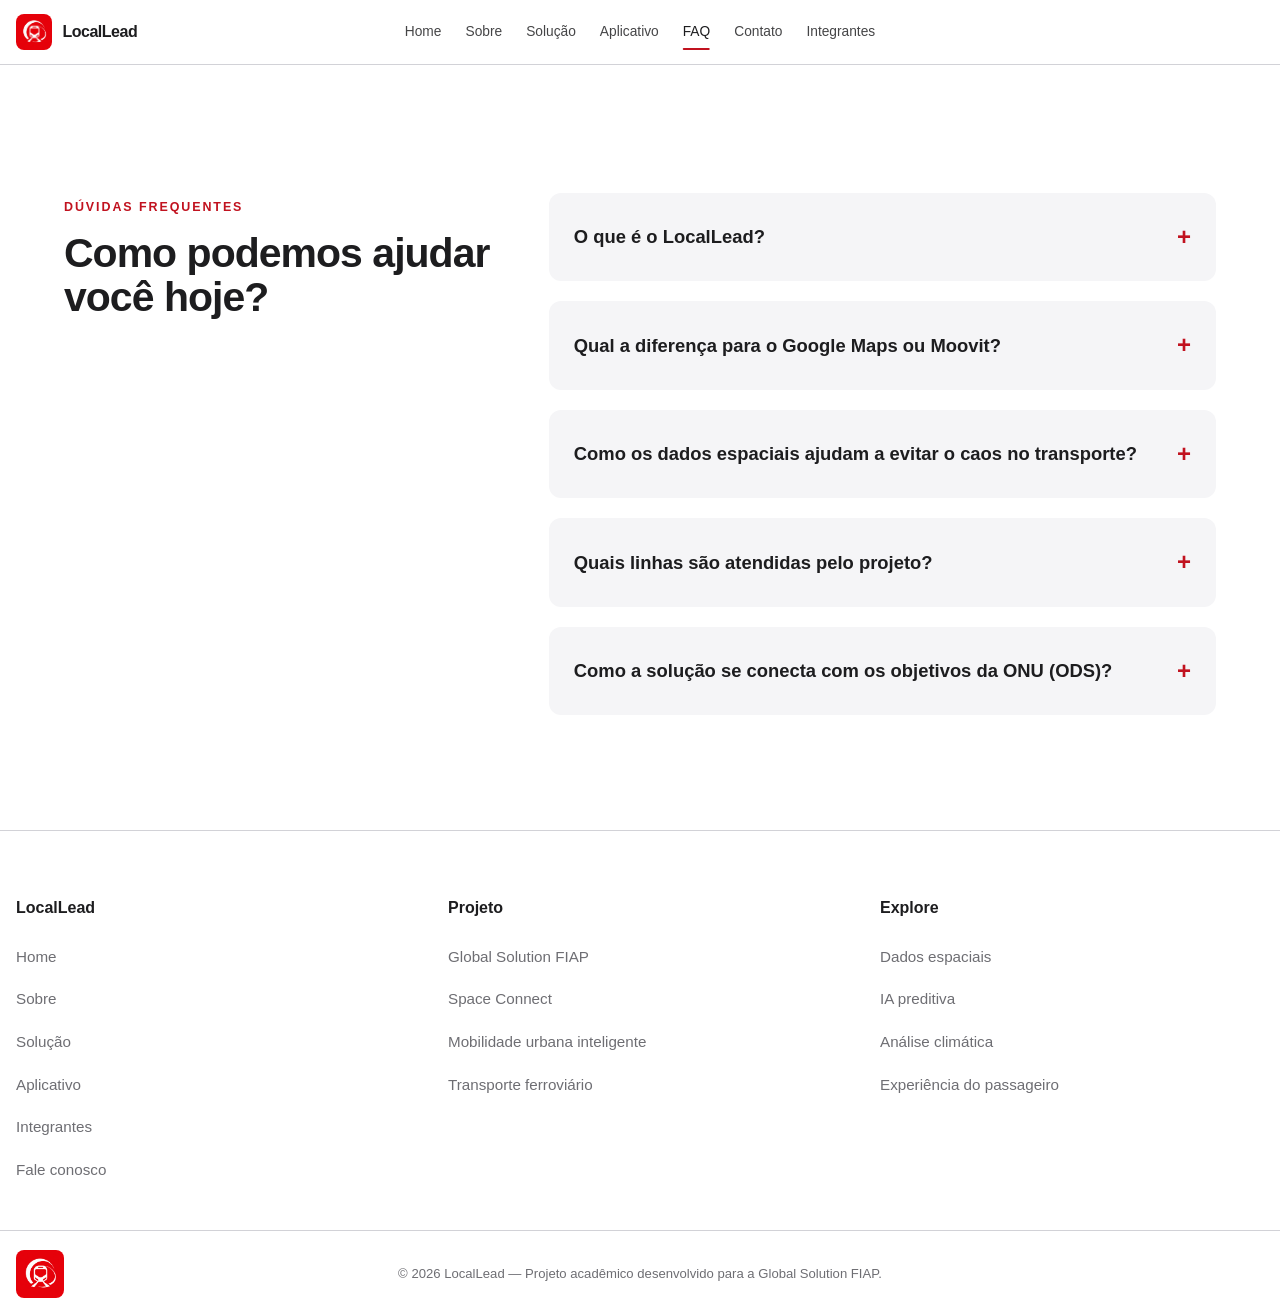
<file: front-end/LocalLead/paginas/faq.html>
<!doctype html>
<html lang="pt-br">
  <head>
    <meta charset="UTF-8" />
    <meta name="viewport" content="width=device-width, initial-scale=1.0" />

    <link
      rel="shortcut icon"
      href="../assets/favicon/favicon.ico"
      type="image/x-icon"
    />
    <link rel="stylesheet" href="../css/main.css" />

    <script type="module" src="../js/main.js" defer></script>

    <title>LocalLead | FAQ</title>
  </head>

  <body>
    <!-- layout faq locallead -->
    <header class="header">
      <nav class="navbar" aria-label="Navegação principal">
        <a
          href="./faq.html"
          class="navbar__brand"
          aria-label="Página inicial do LocalLead"
        >
          <img
            src="../assets/img/logo_locallead.png"
            alt="Logo LocalLead"
            class="navbar__logo"
          />
          <span class="navbar__name">LocalLead</span>
        </a>

        <button
          class="navbar__toggle"
          type="button"
          aria-label="Abrir menu de navegação"
          aria-expanded="false"
          aria-controls="navbar-menu"
        >
          <span class="navbar__toggle-line"></span>
          <span class="navbar__toggle-line"></span>
          <span class="navbar__toggle-line"></span>
        </button>

        <ul class="navbar__menu" id="navbar-menu">
          <li class="navbar__item">
            <a href="../index.html" class="navbar__link">Home</a>
          </li>
          <li class="navbar__item">
            <a href="./sobre.html" class="navbar__link">Sobre</a>
          </li>
          <li class="navbar__item">
            <a href="./solucao.html" class="navbar__link">Solução</a>
          </li>
          <li class="navbar__item">
            <a href="./aplicativo.html" class="navbar__link">Aplicativo</a>
          </li>
          <li class="navbar__item">
            <a href="./faq.html" class="navbar__link navbar__link--active"
              >FAQ</a
            >
          </li>
          <li class="navbar__item">
            <a href="./contato.html" class="navbar__link">Contato</a>
          </li>
          <li class="navbar__item">
            <a href="./integrantes.html" class="navbar__link">Integrantes</a>
          </li>
        </ul>
      </nav>
    </header>

    <main class="faq-main">
      <section class="faq-grid">
        <div class="faq-grid__heading">
          <span class="section-heading__tag">Dúvidas frequentes</span>
          <h2 class="section-heading__title">Como podemos ajudar você hoje?</h2>
        </div>

        <div class="faq-grid__content">
          <div class="faq-item">
            <div class="faq-item__question">O que é o LocalLead?</div>
            <div class="faq-item__answer">
              <p>
                É uma plataforma preditiva de mobilidade urbana baseada em
                inteligência espacial. Conectamos dados orbitais de satélites e
                inteligência artificial para prever o cenário das linhas de
                transporte público antes mesmo da jornada começar.
              </p>
            </div>
          </div>

          <div class="faq-item">
            <div class="faq-item__question">
              Qual a diferença para o Google Maps ou Moovit?
            </div>
            <div class="faq-item__answer">
              <p>
                Os aplicativos tradicionais funcionam apenas em tempo real,
                reagindo a imprevistos que já aconteceram. O LocalLead analisa
                fatores climáticos e fluxo histórico para antecipar
                superlotações e atrasos operacionais com antecedência.
              </p>
            </div>
          </div>

          <div class="faq-item">
            <div class="faq-item__question">
              Como os dados espaciais ajudam a evitar o caos no transporte?
            </div>
            <div class="faq-item__answer">
              <p>
                Satélites monitoram em tempo real as condições climáticas e a
                densidade nas estações. Esses dados alimentam nossa inteligência
                artificial com contexto espacial, gerando alertas preditivos de
                falhas na malha ferroviária urbana.
              </p>
            </div>
          </div>

          <div class="faq-item">
            <div class="faq-item__question">
              Quais linhas são atendidas pelo projeto?
            </div>
            <div class="faq-item__answer">
              <p>
                Nosso foco estratégico inicial está concentrado nas linhas
                metroferroviárias de alta densidade da região metropolitana,
                cobrindo o monitoramento preventivo das linhas 11 coral e 12
                safira.
              </p>
            </div>
          </div>

          <div class="faq-item">
            <div class="faq-item__question">
              Como a solução se conecta com os objetivos da ONU (ODS)?
            </div>
            <div class="faq-item__answer">
              <p>
                Ao reduzir o custo da ineficiência urbana e otimizar o tempo de
                bilhões de passageiros, colaboramos com as metas globais da ONU,
                atuando diretamente no ODS 11 (Cidades e Comunidades
                Sustentáveis) e ODS 9 (Indústria, Inovação e Infraestrutura).
              </p>
            </div>
          </div>
        </div>
      </section>
    </main>

    <footer class="footer">
      <div class="footer__content">
        <div class="footer__column">
          <h2 class="footer__title">LocalLead</h2>
          <ul class="footer__list">
            <li>
              <a href="../index.html">Home</a>
            </li>

            <li>
              <a href="./sobre.html">Sobre</a>
            </li>

            <li>
              <a href="./solucao.html">Solução</a>
            </li>

            <li>
              <a href="./aplicativo.html">Aplicativo</a>
            </li>
            <li>
              <a href="./integrantes.html">Integrantes</a>
            </li>
            <li>
              <a href="./contato.html">Fale conosco</a>
            </li>
          </ul>
        </div>

        <div class="footer__column">
          <h2 class="footer__title">Projeto</h2>
          <ul class="footer__list">
            <li>Global Solution FIAP</li>
            <li>Space Connect</li>
            <li>Mobilidade urbana inteligente</li>
            <li>Transporte ferroviário</li>
          </ul>
        </div>

        <div class="footer__column">
          <h2 class="footer__title">Explore</h2>
          <ul class="footer__list">
            <li>Dados espaciais</li>
            <li>IA preditiva</li>
            <li>Análise climática</li>
            <li>Experiência do passageiro</li>
          </ul>
        </div>
      </div>

      <div class="footer__bottom">
        <div class="footer__bottom-content">
          <a
            href="../index.html"
            class="footer__brand"
            aria-label="Página inicial LocalLead"
          >
            <img
              src="../assets/img/logo_locallead.png"
              alt="Logo LocalLead"
              class="footer__logo"
            />
          </a>
          <p class="footer__copyright">
            © 2026 LocalLead — Projeto acadêmico desenvolvido para a Global
            Solution FIAP.
          </p>
        </div>
      </div>
    </footer>
  </body>
</html>
</file>
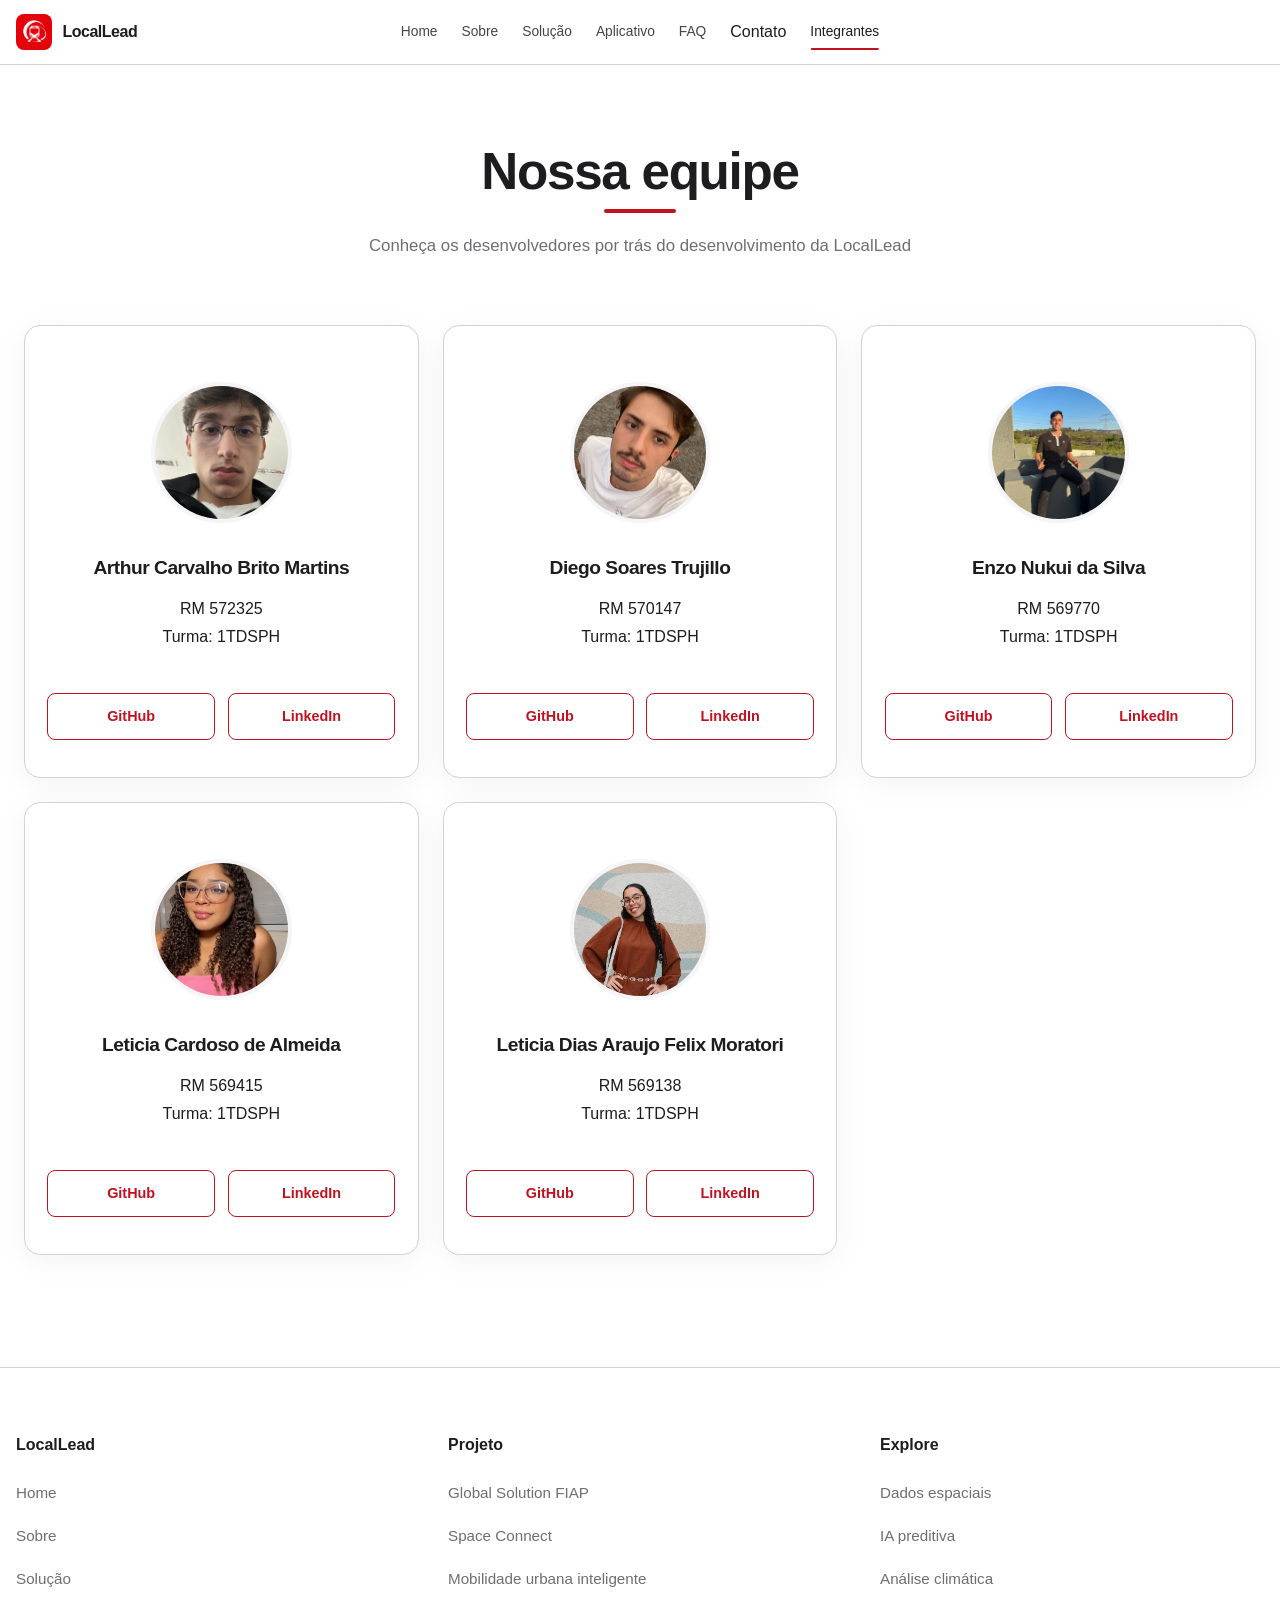
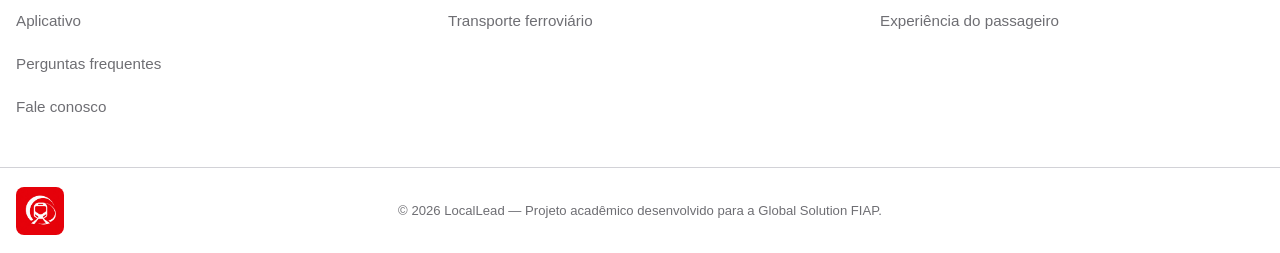
<file: front-end/LocalLead/paginas/integrantes.html>
<!doctype html>
<html lang="pt-br">
  <head>
    <meta charset="UTF-8" />
    <meta name="viewport" content="width=device-width, initial-scale=1.0" />

    <link
      rel="shortcut icon"
      href="../assets/favicon/favicon.ico"
      type="image/x-icon"
    />
    <link rel="stylesheet" href="../css/main.css" />
    <script type="module" src="../js/main.js" defer></script>

    <title>Integrantes | LocalLead</title>
  </head>

  <body>
    <header class="header">
      <nav class="navbar" aria-label="Navegação principal">
        <a
          href="./integrantes.html"
          class="navbar__brand"
          aria-label="Página de integrantes LocalLead"
        >
          <img
            src="../assets/img/logo_locallead.png"
            alt="Logo LocalLead"
            class="navbar__logo"
          />

          <span class="navbar__name">LocalLead</span>
        </a>

        <button
          class="navbar__toggle"
          type="button"
          aria-label="Abrir menu de navegação"
          aria-expanded="false"
          aria-controls="navbar-menu"
        >
          <span class="navbar__toggle-line"></span>
          <span class="navbar__toggle-line"></span>
          <span class="navbar__toggle-line"></span>
        </button>

        <ul class="navbar__menu" id="navbar-menu">
          <li class="navbar__item">
            <a href="../index.html" class="navbar__link">Home</a>
          </li>

          <li class="navbar__item">
            <a href="./sobre.html" class="navbar__link">Sobre</a>
          </li>

          <li class="navbar__item">
            <a href="./solucao.html" class="navbar__link">Solução</a>
          </li>

          <li class="navbar__item">
            <a href="./aplicativo.html" class="navbar__link">Aplicativo</a>
          </li>

          <li class="navbar__item">
            <a href="./faq.html" class="navbar__link">FAQ</a>
          </li>

          <li class="navbar__item">
            <a href="./contato.html">Contato</a>
          </li>

          <li class="navbar__item">
            <a
              href="./integrantes.html"
              class="navbar__link navbar__link--active"
              >Integrantes</a
            >
          </li>
        </ul>
      </nav>
    </header>

    <main>
      <section class="team-title">
        <h1>Nossa equipe</h1>
        <p>
          Conheça os desenvolvedores por trás do desenvolvimento da LocalLead
        </p>
      </section>
      <div class="team-container">
        <article class="team-card">
          <img
            src="../assets/integrantes/foto_arthur.jpg"
            alt="Foto do integrante Arthur Carvalho"
          />
          <h3>Arthur Carvalho Brito Martins</h3>
          <p>RM 572325</p>
          <p>Turma: 1TDSPH</p>
          <div class="social-links">
            <a
              href="https://github.com/arthurmartinss"
              target="_blank"
              rel="noopener noreferrer"
              >GitHub</a
            >
            <a
              href="https://www.linkedin.com/in/arthur-martinss/"
              target="_blank"
              rel="noopener noreferrer"
              >LinkedIn</a
            >
          </div>
        </article>

        <article class="team-card">
          <img
            src="../assets/integrantes/foto_diego.jpeg"
            alt="Foto do integrante Diego Soares"
          />
          <h3>Diego Soares Trujillo</h3>
          <p>RM 570147</p>
          <p>Turma: 1TDSPH</p>
          <div class="social-links">
            <a
              href="https://github.com/diegotrujillo011"
              target="_blank"
              rel="noopener noreferrer"
              >GitHub</a
            >
            <a
              href="https://www.linkedin.com/in/diego-trujillo-3441b9380/"
              target="_blank"
              rel="noopener noreferrer"
              >LinkedIn</a
            >
          </div>
        </article>

        <article class="team-card">
          <img
            src="../assets/integrantes/foto_enzo.jpeg"
            alt="Foto do integrante Enzo Nukui"
          />
          <h3>Enzo Nukui da Silva</h3>
          <p>RM 569770</p>
          <p>Turma: 1TDSPH</p>
          <div class="social-links">
            <a
              href="https://github.com/EnzoNukui"
              target="_blank"
              rel="noopener noreferrer"
              >GitHub</a
            >
            <a
              href="https://www.linkedin.com/in/enzo-nukui/"
              target="_blank"
              rel="noopener noreferrer"
              >LinkedIn</a
            >
          </div>
        </article>

        <article class="team-card">
          <img
            src="../assets/integrantes/foto_leticia_cardoso.jpeg"
            alt="Foto da integrante Leticia Cardoso"
          />
          <h3>Leticia Cardoso de Almeida</h3>
          <p>RM 569415</p>
          <p>Turma: 1TDSPH</p>
          <div class="social-links">
            <a
              href="https://github.com/lehalmeidafc0"
              target="_blank"
              rel="noopener noreferrer"
              >GitHub</a
            >
            <a
              href="https://www.linkedin.com/in/let%C3%ADcia-almeida-70b851294/"
              target="_blank"
              rel="noopener noreferrer"
              >LinkedIn</a
            >
          </div>
        </article>

        <article class="team-card">
          <img
            src="../assets/integrantes/foto_leticia_dias.jpeg"
            alt="Foto da integrante Leticia Dias"
          />
          <h3>Leticia Dias Araujo Felix Moratori</h3>
          <p>RM 569138</p>
          <p>Turma: 1TDSPH</p>
          <div class="social-links">
            <a
              href="https://github.com/LeticiaFelix18"
              target="_blank"
              rel="noopener noreferrer"
              >GitHub</a
            >
            <a
              href="https://www.linkedin.com/in/leticia-felix-660253286?utm_source=share_via&utm_content=profile&utm_medium=member_ios"
              target="_blank"
              rel="noopener noreferrer"
              >LinkedIn</a
            >
          </div>
        </article>
      </div>
    </main>

    <footer class="footer">
      <div class="footer__content">
        <div class="footer__column">
          <h2 class="footer__title">LocalLead</h2>

          <ul class="footer__list">
            <li>
              <a href="../index.html">Home</a>
            </li>

            <li>
              <a href="./sobre.html">Sobre</a>
            </li>
            <li>
              <a href="./solucao.html">Solução</a>
            </li>
            <li>
              <a href="./aplicativo.html">Aplicativo</a>
            </li>

            <li>
              <a href="./faq.html">Perguntas frequentes</a>
            </li>

            <li>
              <a href="./contato.html">Fale conosco</a>
            </li>
          </ul>
        </div>

        <div class="footer__column">
          <h2 class="footer__title">Projeto</h2>

          <ul class="footer__list">
            <li>Global Solution FIAP</li>
            <li>Space Connect</li>
            <li>Mobilidade urbana inteligente</li>
            <li>Transporte ferroviário</li>
          </ul>
        </div>

        <div class="footer__column">
          <h2 class="footer__title">Explore</h2>

          <ul class="footer__list">
            <li>Dados espaciais</li>
            <li>IA preditiva</li>
            <li>Análise climática</li>
            <li>Experiência do passageiro</li>
          </ul>
        </div>
      </div>

      <div class="footer__bottom">
        <div class="footer__bottom-content">
          <a
            href="../index.html"
            class="footer__brand"
            aria-label="Página inicial LocalLead"
          >
            <img
              src="../assets/img/logo_locallead.png"
              alt="Logo LocalLead"
              class="footer__logo"
            />
          </a>

          <p class="footer__copyright">
            © 2026 LocalLead — Projeto acadêmico desenvolvido para a Global
            Solution FIAP.
          </p>
        </div>
      </div>
    </footer>
  </body>
</html>
</file>
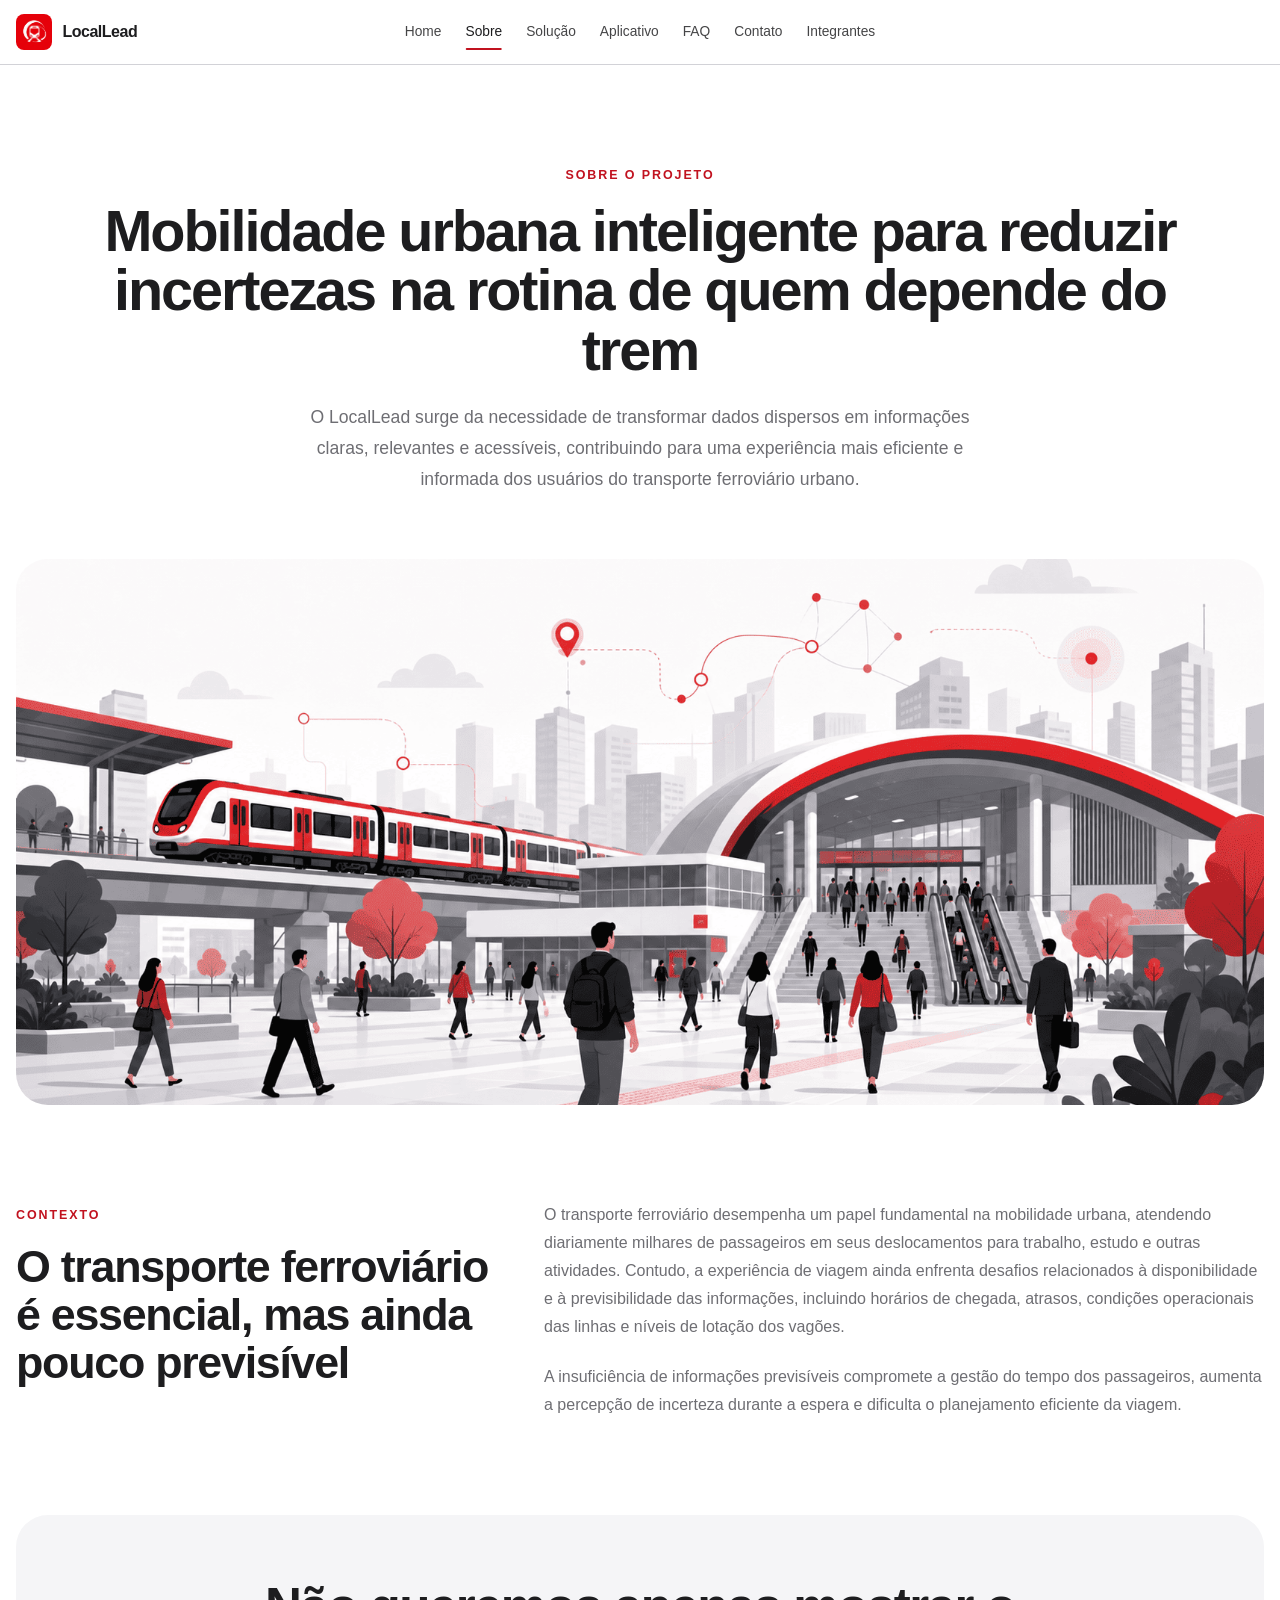
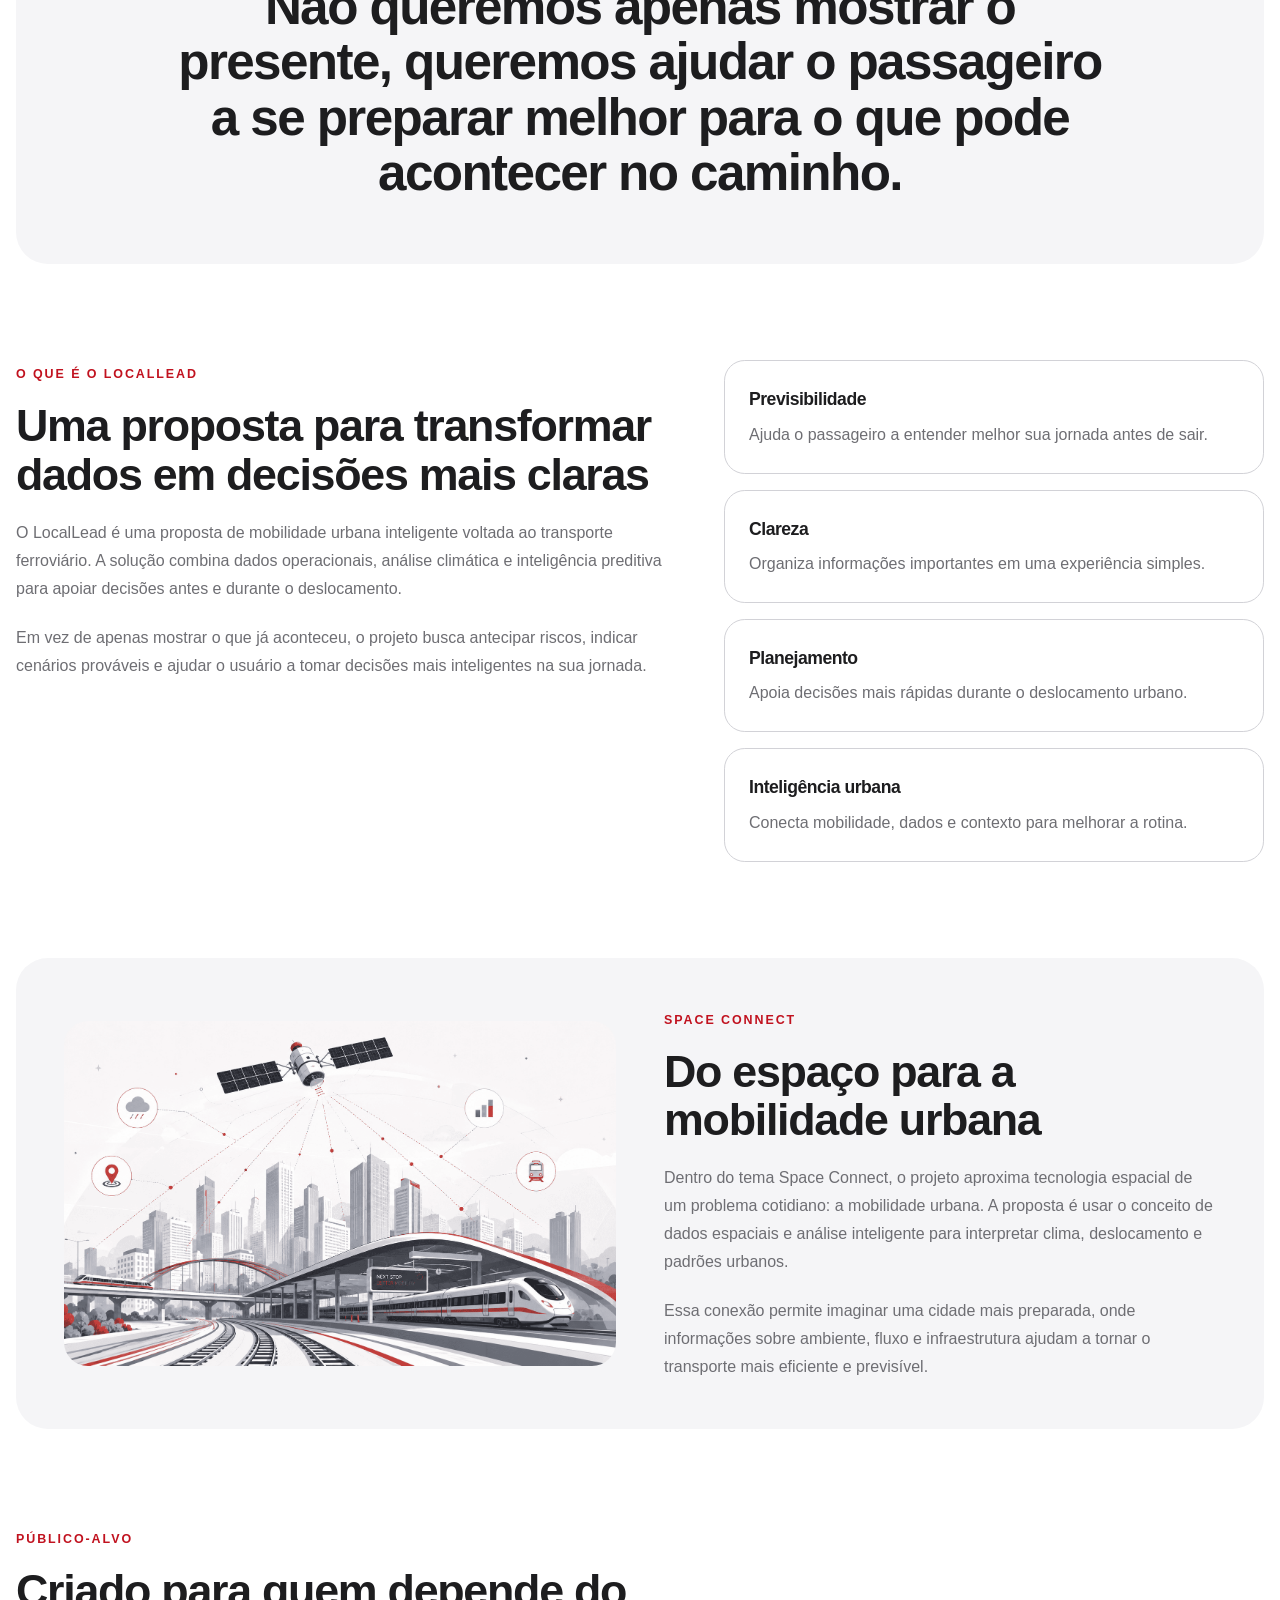
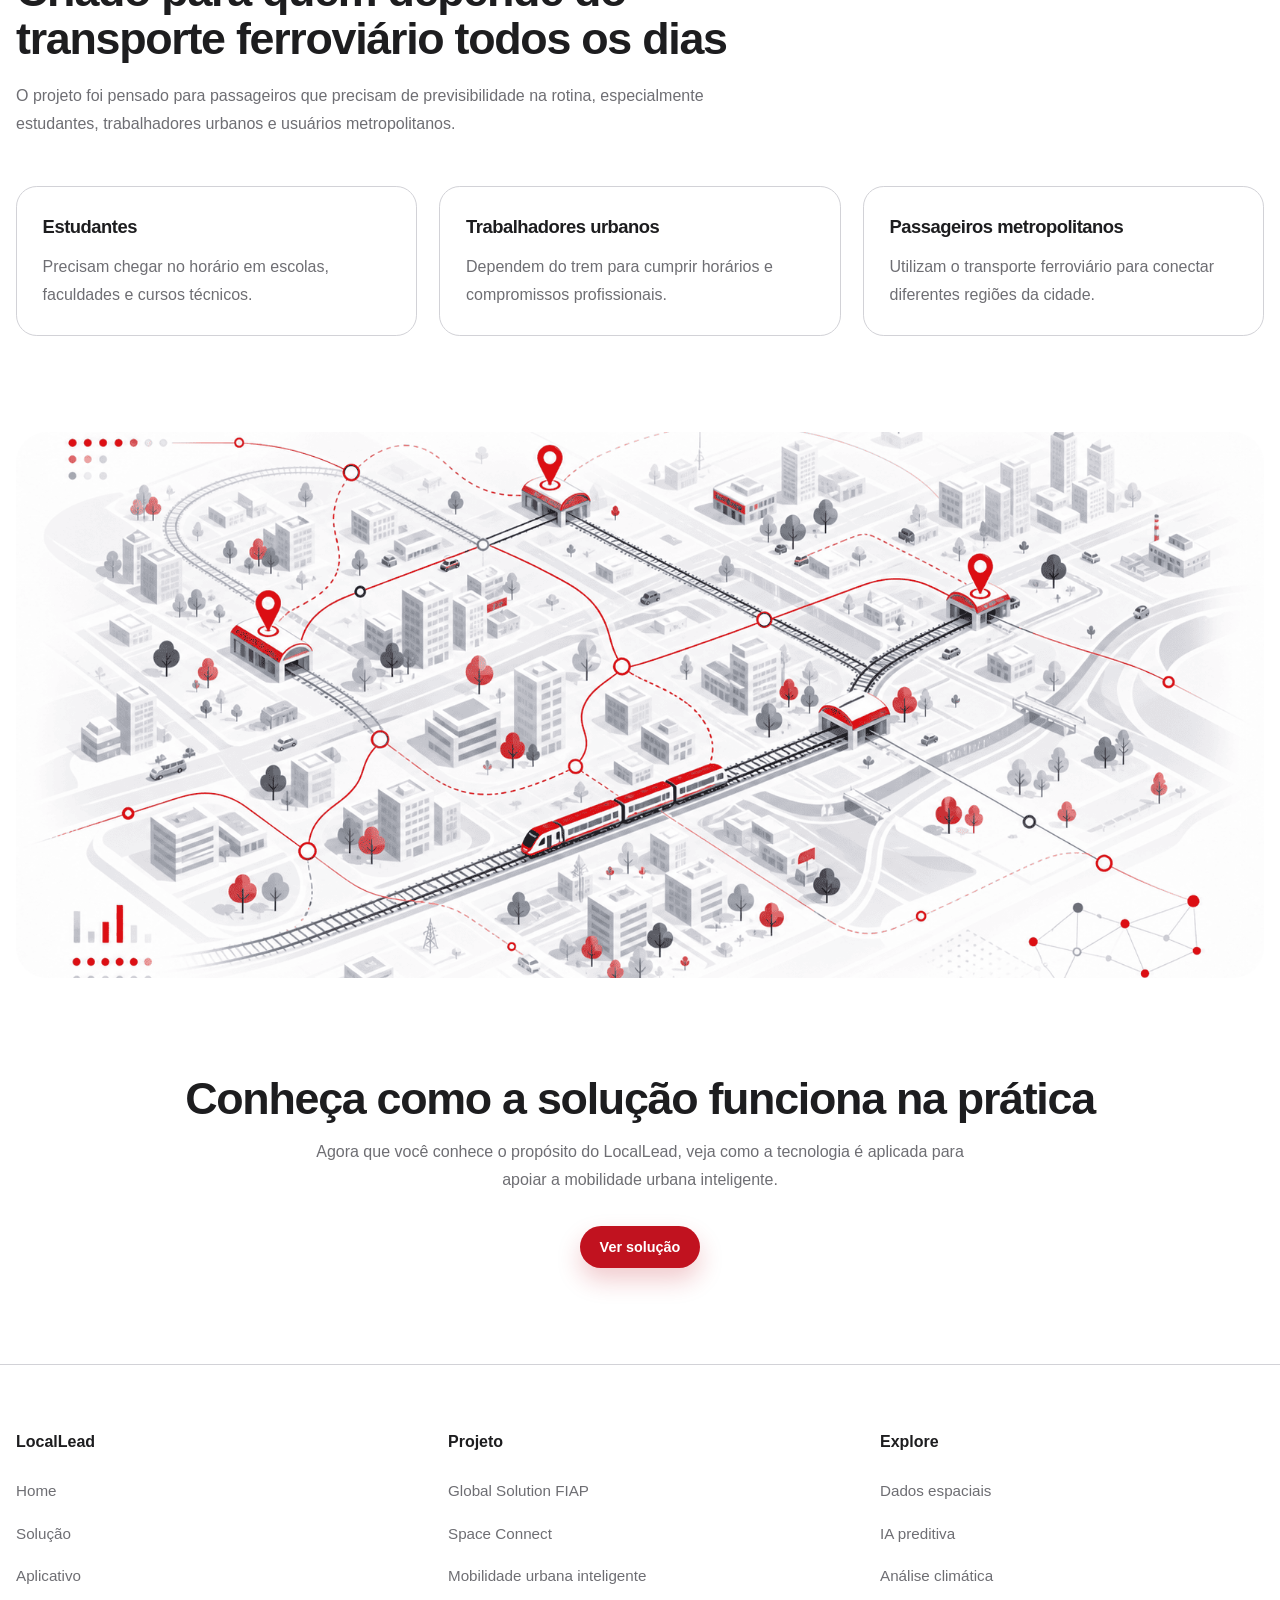
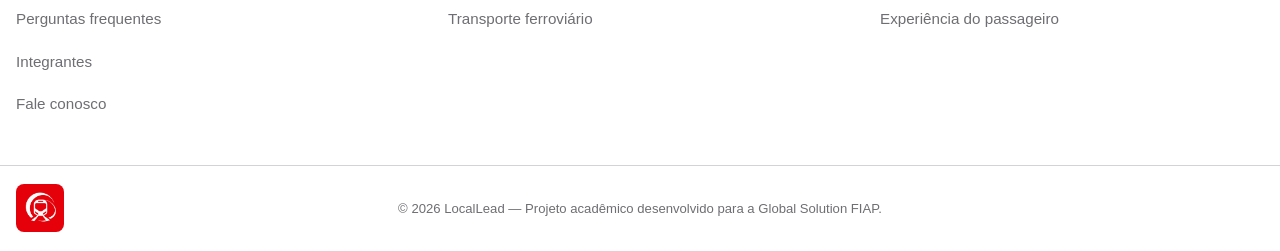
<file: front-end/LocalLead/paginas/sobre.html>
<!doctype html>
<html lang="pt-br">
  <head>
    <meta charset="UTF-8" />
    <meta name="viewport" content="width=device-width, initial-scale=1.0" />

    <link
      rel="shortcut icon"
      href="../assets/favicon/favicon.ico"
      type="image/x-icon"
    />
    <link rel="stylesheet" href="../css/main.css" />
    <script type="module" src="../js/main.js" defer></script>

    <title>Sobre | LocalLead</title>
  </head>

  <body>
    <header class="header">
      <nav class="navbar" aria-label="Navegação principal">
        <a
          href="./sobre.html"
          class="navbar__brand"
          aria-label="Página sobre LocalLead"
        >
          <img
            src="../assets/img/logo_locallead.png"
            alt="Logo LocalLead"
            class="navbar__logo"
          />
          <span class="navbar__name">LocalLead</span>
        </a>

        <button
          class="navbar__toggle"
          type="button"
          aria-label="Abrir menu de navegação"
          aria-expanded="false"
          aria-controls="navbar-menu"
        >
          <span class="navbar__toggle-line"></span>
          <span class="navbar__toggle-line"></span>
          <span class="navbar__toggle-line"></span>
        </button>

        <ul class="navbar__menu" id="navbar-menu">
          <li class="navbar__item">
            <a href="../index.html" class="navbar__link">Home</a>
          </li>

          <li class="navbar__item">
            <a href="./sobre.html" class="navbar__link navbar__link--active"
              >Sobre</a
            >
          </li>

          <li class="navbar__item">
            <a href="./solucao.html" class="navbar__link">Solução</a>
          </li>

          <li class="navbar__item">
            <a href="./aplicativo.html" class="navbar__link">Aplicativo</a>
          </li>

          <li class="navbar__item">
            <a href="./faq.html" class="navbar__link">FAQ</a>
          </li>

          <li class="navbar__item">
            <a href="./contato.html" class="navbar__link">Contato</a>
          </li>

          <li class="navbar__item">
            <a href="./integrantes.html" class="navbar__link">Integrantes</a>
          </li>
        </ul>
      </nav>
    </header>

    <main>
      <section class="about-opening" aria-labelledby="about-title">
        <span class="about-opening__tag">Sobre o projeto</span>

        <h1 class="about-opening__title" id="about-title">
          Mobilidade urbana inteligente para reduzir incertezas na rotina de
          quem depende do trem
        </h1>

        <p class="about-opening__description">
          O LocalLead surge da necessidade de transformar dados dispersos em informações claras, relevantes e acessíveis, contribuindo para uma experiência mais eficiente e informada dos usuários do transporte ferroviário urbano.
        </p>
      </section>

      <section
        class="about-cover"
        aria-label="Contexto visual de mobilidade urbana"
      >
        <!-- IMAGEM 1: contexto urbano -->
        <!-- Local da imagem: ../assets/img/sobre/sobre-hero-contexto-urbano.png -->
        <img
          src="../assets/img/sobre/sobre-hero-contexto-urbano.png"
          alt="Estação ferroviária moderna integrada a uma cidade urbana"
        />
      </section>

      <section class="about-context" aria-labelledby="context-title">
        <div class="about-context__header">
          <span class="about-section-tag">Contexto</span>

          <h2 id="context-title">
            O transporte ferroviário é essencial, mas ainda pouco previsível
          </h2>
        </div>

        <div class="about-context__text">
          <p>
            O transporte ferroviário desempenha um papel fundamental na mobilidade urbana, atendendo diariamente milhares de passageiros em seus deslocamentos para trabalho, estudo e outras atividades. Contudo, a experiência de viagem ainda enfrenta desafios relacionados à disponibilidade e à previsibilidade das informações, incluindo horários de chegada, atrasos, condições operacionais das linhas e níveis de lotação dos vagões.
          </p>

          <p>
            A insuficiência de informações previsíveis compromete a gestão do tempo dos passageiros, aumenta a percepção de incerteza durante a espera e dificulta o planejamento eficiente da viagem.
          </p>
        </div>
      </section>

      <section class="about-manifest">
        <p>
          Não queremos apenas mostrar o presente, queremos ajudar o passageiro a
          se preparar melhor para o que pode acontecer no caminho.
        </p>
      </section>

      <section class="about-definition" aria-labelledby="definition-title">
        <div class="about-definition__content">
          <span class="about-section-tag">O que é o LocalLead</span>

          <h2 id="definition-title">
            Uma proposta para transformar dados em decisões mais claras
          </h2>

          <p>
            O LocalLead é uma proposta de mobilidade urbana inteligente voltada
            ao transporte ferroviário. A solução combina dados operacionais,
            análise climática e inteligência preditiva para apoiar decisões
            antes e durante o deslocamento.
          </p>

          <p>
            Em vez de apenas mostrar o que já aconteceu, o projeto busca
            antecipar riscos, indicar cenários prováveis e ajudar o usuário a
            tomar decisões mais inteligentes na sua jornada.
          </p>
        </div>

        <div class="about-definition__list" aria-label="Pilares do LocalLead">
          <article>
            <h3>Previsibilidade</h3>
            <p>
              Ajuda o passageiro a entender melhor sua jornada antes de sair.
            </p>
          </article>

          <article>
            <h3>Clareza</h3>
            <p>Organiza informações importantes em uma experiência simples.</p>
          </article>

          <article>
            <h3>Planejamento</h3>
            <p>Apoia decisões mais rápidas durante o deslocamento urbano.</p>
          </article>

          <article>
            <h3>Inteligência urbana</h3>
            <p>Conecta mobilidade, dados e contexto para melhorar a rotina.</p>
          </article>
        </div>
      </section>

      <section class="about-space" aria-labelledby="space-title">
        <div class="about-space__image">
          <!-- IMAGEM 2: Space Connect -->
          <!-- Local da imagem: ../assets/img/sobre/sobre-space-connect-conceito.png -->
          <img
            src="../assets/img/sobre/sobre-space-connect-conceito.png"
            alt="Satélite monitorando uma cidade moderna com linhas de dados"
          />
        </div>

        <div class="about-space__content">
          <span class="about-section-tag">Space Connect</span>

          <h2 id="space-title">Do espaço para a mobilidade urbana</h2>

          <p>
            Dentro do tema Space Connect, o projeto aproxima tecnologia espacial
            de um problema cotidiano: a mobilidade urbana. A proposta é usar o
            conceito de dados espaciais e análise inteligente para interpretar
            clima, deslocamento e padrões urbanos.
          </p>

          <p>
            Essa conexão permite imaginar uma cidade mais preparada, onde
            informações sobre ambiente, fluxo e infraestrutura ajudam a tornar o
            transporte mais eficiente e previsível.
          </p>
        </div>
      </section>

      <section class="about-audience" aria-labelledby="audience-title">
        <div class="about-audience__header">
          <span class="about-section-tag">Público-alvo</span>

          <h2 id="audience-title">
            Criado para quem depende do transporte ferroviário todos os dias
          </h2>

          <p>
            O projeto foi pensado para passageiros que precisam de
            previsibilidade na rotina, especialmente estudantes, trabalhadores
            urbanos e usuários metropolitanos.
          </p>
        </div>

        <div class="about-audience__grid">
          <article>
            <h3>Estudantes</h3>
            <p>
              Precisam chegar no horário em escolas, faculdades e cursos
              técnicos.
            </p>
          </article>

          <article>
            <h3>Trabalhadores urbanos</h3>
            <p>
              Dependem do trem para cumprir horários e compromissos
              profissionais.
            </p>
          </article>

          <article>
            <h3>Passageiros metropolitanos</h3>
            <p>
              Utilizam o transporte ferroviário para conectar diferentes regiões
              da cidade.
            </p>
          </article>
        </div>
      </section>

      <section class="about-final-image" aria-label="Rede urbana inteligente">
        <!-- IMAGEM 3: rede urbana inteligente -->
        <!-- Local da imagem: ../assets/img/sobre/sobre-rede-urbana-inteligente.png -->
        <img
          src="../assets/img/sobre/sobre-rede-urbana-inteligente.png"
          alt="Mapa urbano com linhas ferroviárias e conexões digitais"
        />
      </section>

      <section class="about-cta" aria-labelledby="about-cta-title">
        <h2 id="about-cta-title">
          Conheça como a solução funciona na prática
        </h2>

        <p>
          Agora que você conhece o propósito do LocalLead, veja como a
          tecnologia é aplicada para apoiar a mobilidade urbana inteligente.
        </p>

        <a href="./solucao.html" class="button button--primary">
          Ver solução
        </a>
      </section>
    </main>

    <footer class="footer">
      <div class="footer__content">
        <div class="footer__column">
          <h2 class="footer__title">LocalLead</h2>

          <ul class="footer__list">
            <li>
              <a href="../index.html">Home</a>
            </li>

            <li>
              <a href="./solucao.html">Solução</a>
            </li>

            <li>
              <a href="./aplicativo.html">Aplicativo</a>
            </li>

            <li>
              <a href="./faq.html">Perguntas frequentes</a>
            </li>
            <li>
              <a href="./integrantes.html">Integrantes</a>
            </li>
            <li>
              <a href="./contato.html">Fale conosco</a>
            </li>
          </ul>
        </div>

        <div class="footer__column">
          <h2 class="footer__title">Projeto</h2>

          <ul class="footer__list">
            <li>Global Solution FIAP</li>
            <li>Space Connect</li>
            <li>Mobilidade urbana inteligente</li>
            <li>Transporte ferroviário</li>
          </ul>
        </div>

        <div class="footer__column">
          <h2 class="footer__title">Explore</h2>

          <ul class="footer__list">
            <li>Dados espaciais</li>
            <li>IA preditiva</li>
            <li>Análise climática</li>
            <li>Experiência do passageiro</li>
          </ul>
        </div>
      </div>

      <div class="footer__bottom">
        <div class="footer__bottom-content">
          <a
            href="../index.html"
            class="footer__brand"
            aria-label="Página inicial LocalLead"
          >
            <img
              src="../assets/img/logo_locallead.png"
              alt="Logo LocalLead"
              class="footer__logo"
            />
          </a>

          <p class="footer__copyright">
            © 2026 LocalLead — Projeto acadêmico desenvolvido para a Global
            Solution FIAP.
          </p>
        </div>
      </div>
    </footer>
  </body>
</html>
</file>
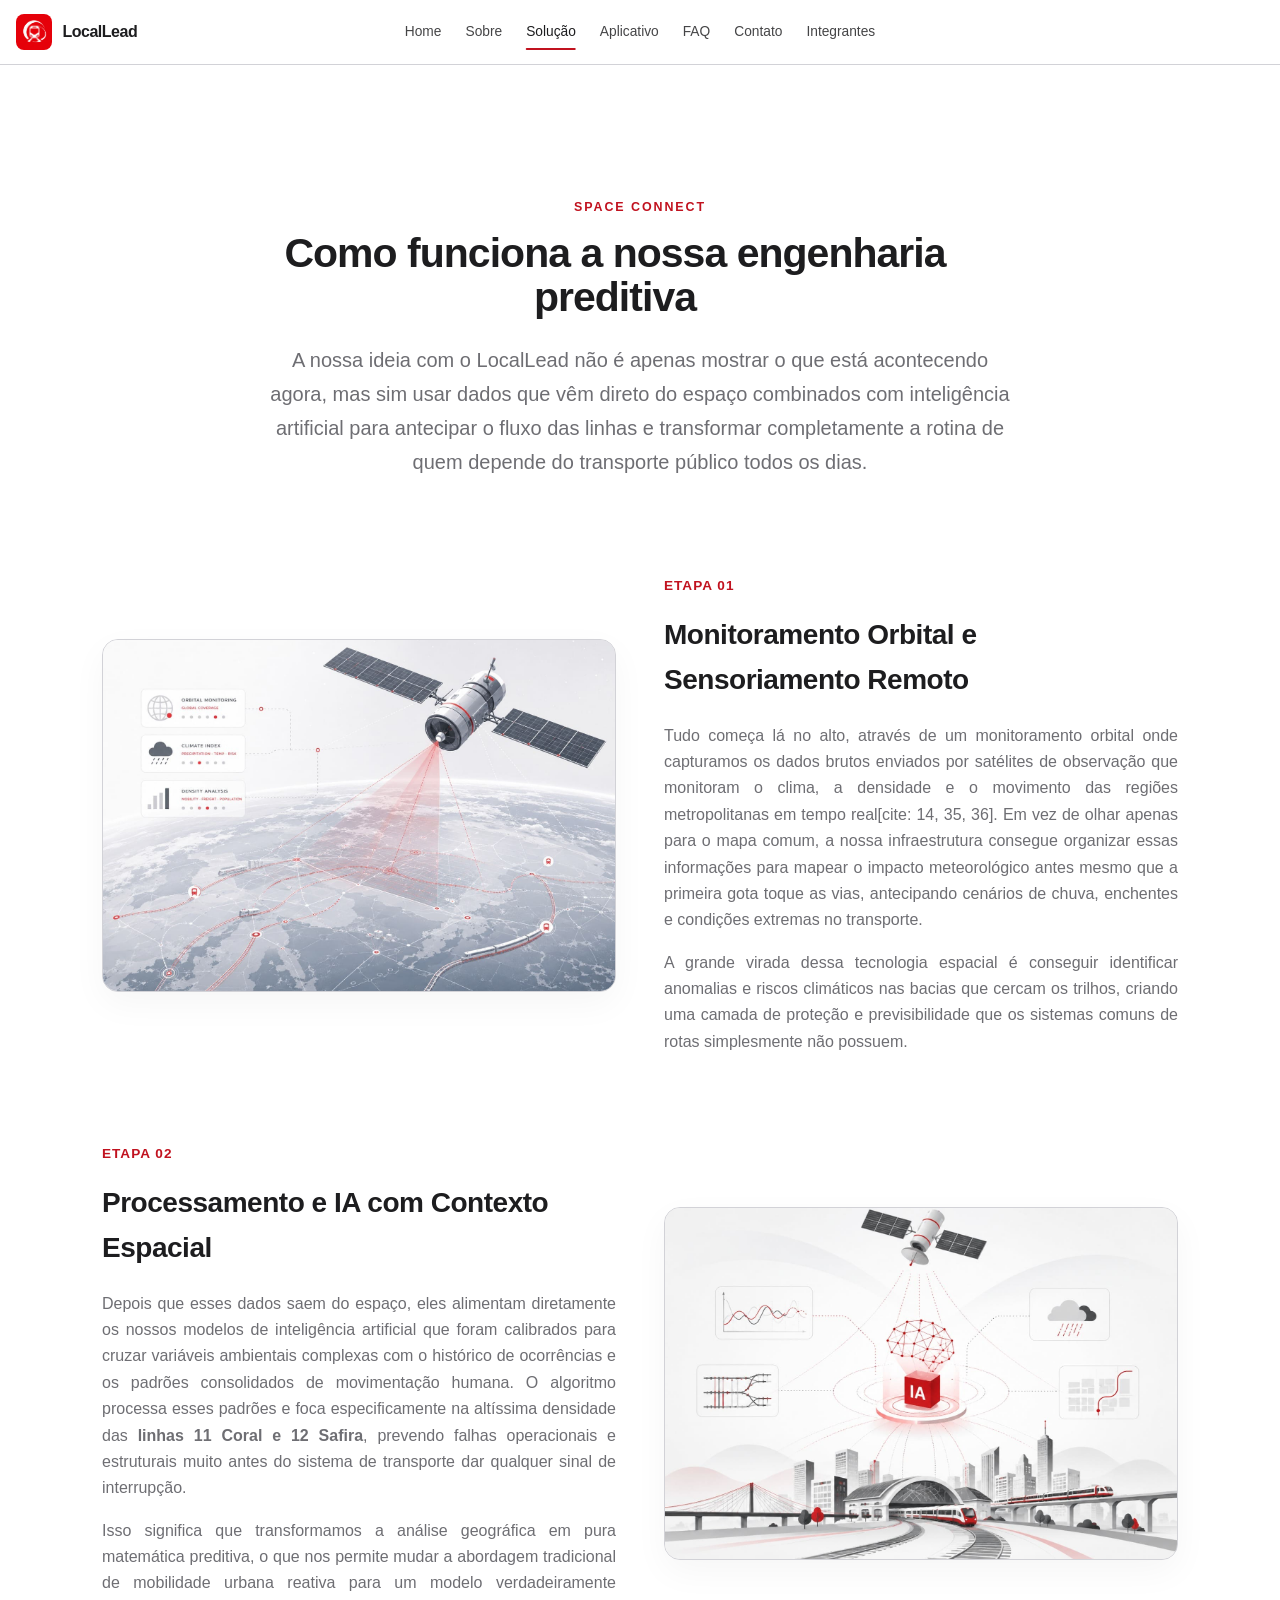
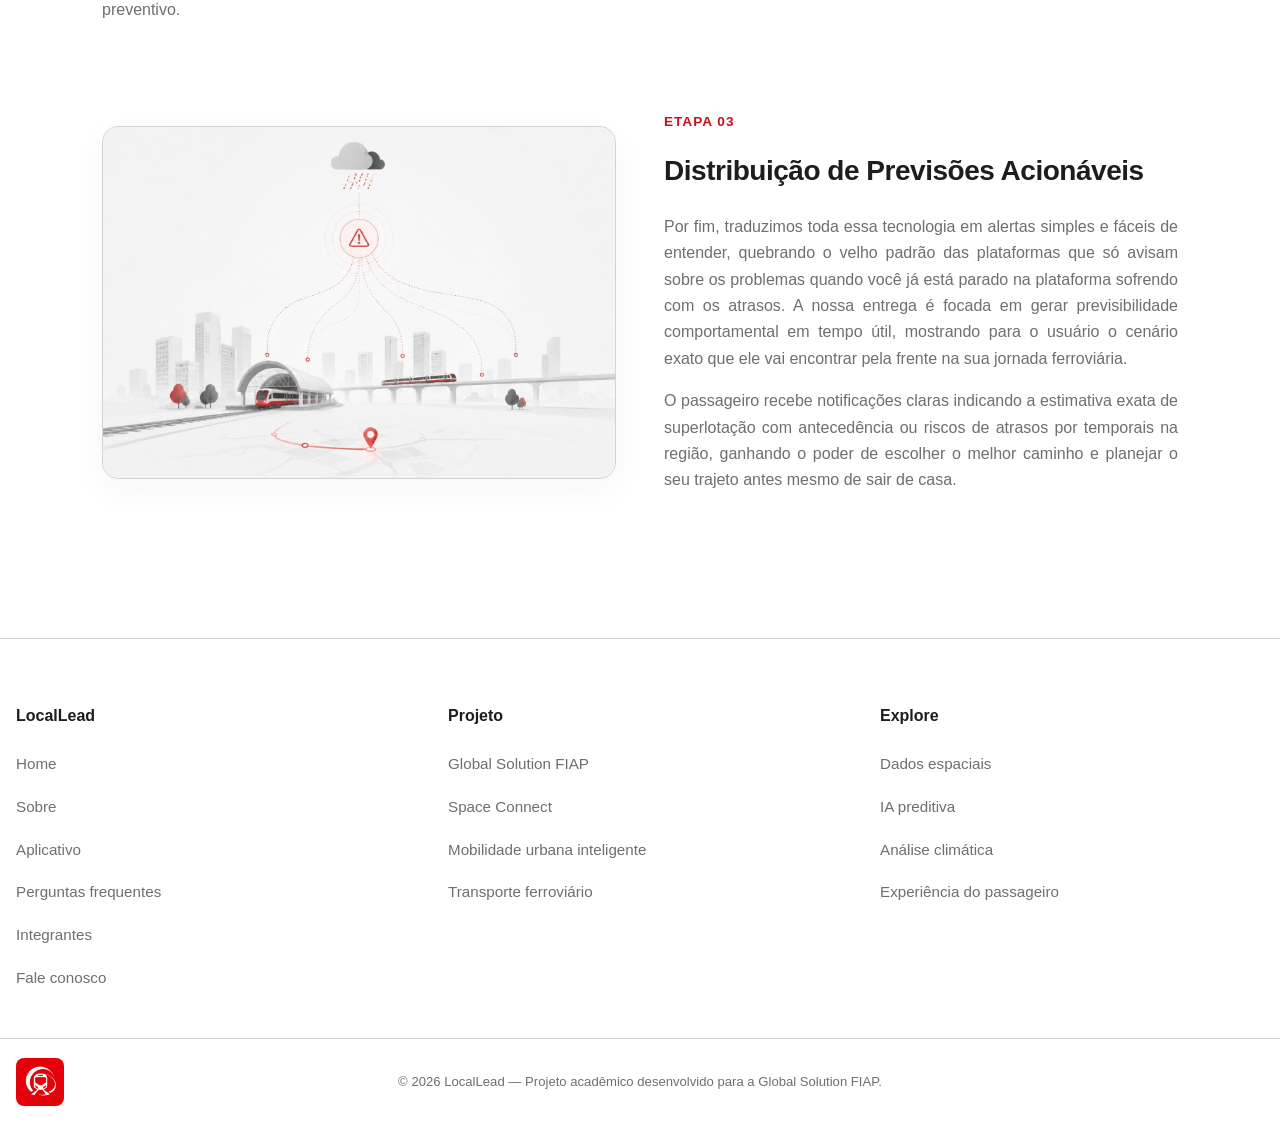
<file: front-end/LocalLead/paginas/solucao.html>
<!doctype html>
<html lang="pt-br">
  <head>
    <meta charset="UTF-8" />
    <meta name="viewport" content="width=device-width, initial-scale=1.0" />

    <link
      rel="shortcut icon"
      href="../assets/favicon/favicon.ico"
      type="image/x-icon"
    />
    <link rel="stylesheet" href="../css/main.css" />

    <script type="module" src="../js/main.js" defer></script>

    <title>LocalLead | Solução</title>
  </head>

  <body>
    <header class="header">
      <nav class="navbar" aria-label="Navegação principal">
        <a
          href="../index.html"
          class="navbar__brand"
          aria-label="Página inicial do LocalLead"
        >
          <img
            src="../assets/img/logo_locallead.png"
            alt="Logo LocalLead"
            class="navbar__logo"
          />
          <span class="navbar__name">LocalLead</span>
        </a>

        <button
          class="navbar__toggle"
          type="button"
          aria-label="Abrir menu de navegação"
          aria-expanded="false"
          aria-controls="navbar-menu"
        >
          <span class="navbar__toggle-line"></span>
          <span class="navbar__toggle-line"></span>
          <span class="navbar__toggle-line"></span>
        </button>

        <ul class="navbar__menu" id="navbar-menu">
          <li class="navbar__item">
            <a href="../index.html" class="navbar__link">Home</a>
          </li>
          <li class="navbar__item">
            <a href="./sobre.html" class="navbar__link">Sobre</a>
          </li>
          <li class="navbar__item">
            <a href="./solucao.html" class="navbar__link navbar__link--active"
              >Solução</a
            >
          </li>
          <li class="navbar__item">
            <a href="./aplicativo.html" class="navbar__link">Aplicativo</a>
          </li>
          <li class="navbar__item">
            <a href="./faq.html" class="navbar__link">FAQ</a>
          </li>
          <li class="navbar__item">
            <a href="./contato.html" class="navbar__link">Contato</a>
          </li>
          <li class="navbar__item">
            <a href="./integrantes.html" class="navbar__link">Integrantes</a>
          </li>
        </ul>
      </nav>
    </header>

    <main class="solucao-main">
      <section class="solucao-intro">
        <div class="section-heading">
          <span class="section-heading__tag">Space Connect</span>
          <h2 class="section-heading__title">
            Como funciona a nossa engenharia preditiva
          </h2>
          <p class="solucao-intro__description">
            A nossa ideia com o LocalLead não é apenas mostrar o que está
            acontecendo agora, mas sim usar dados que vêm direto do espaço
            combinados com inteligência artificial para antecipar o fluxo das
            linhas e transformar completamente a rotina de quem depende do
            transporte público todos os dias.
          </p>
        </div>
      </section>

      <section class="solucao-pipeline">
        <article class="pipeline-item">
          <div class="pipeline-item__image">
            <img
              src="../assets/img/solucao/satelite.jpeg"
              alt="Representação digital da captação de dados por satélites meteorológicos"
            />
          </div>
          <div class="pipeline-item__content">
            <span class="pipeline-item__step">Etapa 01</span>
            <h3 class="pipeline-item__title">
              Monitoramento Orbital e Sensoriamento Remoto
            </h3>
            <p class="pipeline-item__text">
              Tudo começa lá no alto, através de um monitoramento orbital onde
              capturamos os dados brutos enviados por satélites de observação
              que monitoram o clima, a densidade e o movimento das regiões
              metropolitanas em tempo real[cite: 14, 35, 36]. Em vez de olhar
              apenas para o mapa comum, a nossa infraestrutura consegue
              organizar essas informações para mapear o impacto meteorológico
              antes mesmo que a primeira gota toque as vias, antecipando
              cenários de chuva, enchentes e condições extremas no transporte.
            </p>
            <p class="pipeline-item__text">
              A grande virada dessa tecnologia espacial é conseguir identificar
              anomalias e riscos climáticos nas bacias que cercam os trilhos,
              criando uma camada de proteção e previsibilidade que os sistemas
              comuns de rotas simplesmente não possuem.
            </p>
          </div>
        </article>

        <article class="pipeline-item pipeline-item--reverse">
          <div class="pipeline-item__image">
            <img
              src="../assets/img/solucao/processamento.jpeg"
              alt="Algoritmo de inteligência artificial analisando a malha ferroviária urbana"
            />
          </div>
          <div class="pipeline-item__content">
            <span class="pipeline-item__step">Etapa 02</span>
            <h3 class="pipeline-item__title">
              Processamento e IA com Contexto Espacial
            </h3>
            <p class="pipeline-item__text">
              Depois que esses dados saem do espaço, eles alimentam diretamente
              os nossos modelos de inteligência artificial que foram calibrados
              para cruzar variáveis ambientais complexas com o histórico de
              ocorrências e os padrões consolidados de movimentação humana. O
              algoritmo processa esses padrões e foca especificamente na
              altíssima densidade das
              <strong>linhas 11 Coral e 12 Safira</strong>, prevendo falhas
              operacionais e estruturais muito antes do sistema de transporte
              dar qualquer sinal de interrupção.
            </p>
            <p class="pipeline-item__text">
              Isso significa que transformamos a análise geográfica em pura
              matemática preditiva, o que nos permite mudar a abordagem
              tradicional de mobilidade urbana reativa para um modelo
              verdadeiramente preventivo.
            </p>
          </div>
        </article>

        <article class="pipeline-item">
          <div class="pipeline-item__image">
            <img
              src="../assets/img/solucao/distribuicao.jpeg"
              alt="Painel analítico mostrando mapas preditivos e status futuro das linhas"
            />
          </div>
          <div class="pipeline-item__content">
            <span class="pipeline-item__step">Etapa 03</span>
            <h3 class="pipeline-item__title">
              Distribuição de Previsões Acionáveis
            </h3>
            <p class="pipeline-item__text">
              Por fim, traduzimos toda essa tecnologia em alertas simples e
              fáceis de entender, quebrando o velho padrão das plataformas que
              só avisam sobre os problemas quando você já está parado na
              plataforma sofrendo com os atrasos. A nossa entrega é focada em
              gerar previsibilidade comportamental em tempo útil, mostrando para
              o usuário o cenário exato que ele vai encontrar pela frente na sua
              jornada ferroviária.
            </p>
            <p class="pipeline-item__text">
              O passageiro recebe notificações claras indicando a estimativa
              exata de superlotação com antecedência ou riscos de atrasos por
              temporais na região, ganhando o poder de escolher o melhor caminho
              e planejar o seu trajeto antes mesmo de sair de casa.
            </p>
          </div>
        </article>
      </section>
    </main>

    <footer class="footer">
      <div class="footer__content">
        <div class="footer__column">
          <h2 class="footer__title">LocalLead</h2>
          <ul class="footer__list">
            <li>
              <a href="../index.html">Home</a>
            </li>

            <li>
              <a href="./sobre.html">Sobre</a>
            </li>

            <li>
              <a href="./aplicativo.html">Aplicativo</a>
            </li>

            <li>
              <a href="./faq.html">Perguntas frequentes</a>
            </li>
            <li>
              <a href="./integrantes.html">Integrantes</a>
            </li>
            <li>
              <a href="./contato.html">Fale conosco</a>
            </li>
          </ul>
        </div>

        <div class="footer__column">
          <h2 class="footer__title">Projeto</h2>
          <ul class="footer__list">
            <li>Global Solution FIAP</li>
            <li>Space Connect</li>
            <li>Mobilidade urbana inteligente</li>
            <li>Transporte ferroviário</li>
          </ul>
        </div>

        <div class="footer__column">
          <h2 class="footer__title">Explore</h2>
          <ul class="footer__list">
            <li>Dados espaciais</li>
            <li>IA preditiva</li>
            <li>Análise climática</li>
            <li>Experiência do passageiro</li>
          </ul>
        </div>
      </div>

      <div class="footer__bottom">
        <div class="footer__bottom-content">
          <a
            href="../index.html"
            class="footer__brand"
            aria-label="Página inicial LocalLead"
          >
            <img
              src="../assets/img/logo_locallead.png"
              alt="Logo LocalLead"
              class="footer__logo"
            />
          </a>
          <p class="footer__copyright">
            © 2026 LocalLead — Projeto acadêmico desenvolvido para a Global
            Solution FIAP.
          </p>
        </div>
      </div>
    </footer>
  </body>
</html>
</file>
<file: front-end/LocalLead/css/main.css>
@import url('./base.css');
@import url('./menu.css');
@import url('./hero.css');
@import url('./buttons.css');
@import url('./layout.css');
@import url('./cards.css');
@import url('./home.css');
@import url("./integrantes.css");
@import url('./faq.css');
@import url('./sobre.css');
@import url('./aplicativo.css');
@import url('./footer.css');
@import url('./solucao.css');
@import url('./contato.css');
</file>
<file: front-end/LocalLead/css/contato.css>
/* Estilo da página de contato */

/* Topo da página com título e subtítulo
   padding-top para não ficar atrás da navbar
   flex coluna para empilhar título e subtítulo centralizados */
.contact-hero {
  padding: 8rem 2rem 3rem 2rem;
  text-align: center;
  display: flex;
  flex-direction: column;
  align-items: center;
  justify-content: center;
  width: 100%;
}

/* Centraliza o bloco do título */
.contact-hero .section-heading {
  text-align: center;
  width: 100%;
}

/* Força o título a ficar centralizado
   !important porque o CSS global tinha outro alinhamento nessa classe */
.contact-hero .section-heading__title {
  text-align: center !important;
  margin-inline: auto;
  width: 100%;
}

/* Texto pequeno abaixo do título
   max-width para o texto não ficar muito largo */
.contact-hero__subtitle {
  width: 100%;
  max-width: 650px;
  margin: 1.25rem auto 0 auto;
  color: var(--text-muted);
  font-size: 1.1rem;
  line-height: 1.6;
  text-align: center;
}

/* Caixa que envolve o formulário
   max-width para o formulário não ficar enorme em telas grandes
   margin: 0 auto centraliza na tela */
.contact-container {
  width: 100%;
  max-width: 680px;
  margin: 0 auto;
  padding: 0 2rem 8rem 2rem;
  box-sizing: border-box;
}

/* Card cinza que contém todos os campos do formulário
   flex coluna para os campos ficarem um abaixo do outro */
.contact-form {
  background-color: var(--light-bg);
  border-radius: 16px;
  padding: 2.5rem;
  display: flex;
  flex-direction: column;
  gap: 1.5rem;
  border: 1px solid transparent;
  width: 100%;
  box-sizing: border-box;
}

/* Cada campo com seu label em cima e o input embaixo */
.contact-form__group {
  display: flex;
  flex-direction: column;
  gap: 0.5rem;
  width: 100%;
  align-items: flex-start;
}

/* Texto do label de cada campo */
.contact-form__label {
  font-size: 0.9rem;
  font-weight: 600;
  color: var(--text-main);
  text-align: left;
}

/* Estilo padrão de todos os campos do formulário
   box-sizing garante que o campo não estoure a largura da tela */
.contact-form__input {
  padding: 0.75rem 1rem;
  border: 1.5px solid var(--border-light);
  border-radius: 8px;
  background-color: var(--white);
  color: var(--text-main);
  font-size: 1rem;
  transition: var(--transition-smooth);
  width: 100%;
  box-sizing: border-box;
}

/* Quando o usuário clica no campo para digitar
   tira a borda padrão do navegador e coloca a borda vermelha do projeto */
.contact-form__input:focus {
  outline: none;  /* tirando borda com foco no usuario */
  border-color: var(--primary-red);
  box-shadow: 0 0 0 3px rgba(224, 46, 36, 0.05);  /* sombra atras */

}

/* Estilo do campo de seleção (dropdown)
   appearance: none remove o visual padrão do navegador
   background-image coloca uma seta própria no lado direito */
select.contact-form__input {
  cursor: pointer;
  appearance: none;
  background-image: url("data:image/svg+xml;charset=UTF-8,%3csvg xmlns='http://www.w3.org/2000/svg' viewBox='0 0 24 24' fill='none' stroke='%23333' stroke-width='2' stroke-linecap='round' stroke-linejoin='round'%3e%3cpath d='M6 9l6 6 6-6'/%3e%3c/svg%3e");
  background-repeat: no-repeat;
  background-position: right 1rem center;
  background-size: 1.25rem;
  padding-right: 2.5rem;
}

/* Campo de mensagem (textarea)
   resize: vertical deixa o usuário aumentar só a altura
   font-family: inherit porque o textarea usa fonte diferente por padrão */
textarea.contact-form__input {
  resize: vertical;
  min-height: 140px;
  font-family: inherit;
}

/* Mensagem de erro em vermelho que aparece abaixo do campo */
.contact-form__error {
  font-size: 0.82rem;
  font-weight: 500;
  color: var(--primary-red);
  margin-top: 0.25rem;
}

/* Borda vermelha no campo quando o JavaScript detecta que está errado
   !important para sobrescrever o estilo padrão do campo */
.contact-form__input--error {
  border-color: var(--primary-red) !important;
  background-color: rgba(224, 46, 36, 0.01);
}

/* Botão de enviar alinhado à direita */
.contact-form__actions {
  display: flex;
  justify-content: flex-end;
  width: 100%;
}

/* Estilo do botão de enviar */
.contact-form__btn {
  background-color: var(--primary-red);
  color: var(--white);
  padding: 0.875rem 2rem;
  border-radius: 8px;
  font-size: 1rem;
  font-weight: 600;
  border: none;
  cursor: pointer;
  transition: var(--transition-smooth);
}

/* Ao passar o mouse o botão escurece e sobe um pouco */
.contact-form__btn:hover {
  background-color: var(--primary-red-dark);
  transform: translateY(-1px);
}

/* ===== CARD DE SUCESSO =====
   aparece no lugar do formulário depois que o usuário envia
   animation: fadeIn faz ele aparecer suavemente */
.success-card {
  background-color: var(--light-bg);
  border-radius: 16px;
  padding: 4rem 2.5rem;
  text-align: center;
  display: flex;
  flex-direction: column;
  align-items: center;
  gap: 1rem;
  width: 100%;
  box-sizing: border-box;
  animation: fadeIn 0.4s ease-out;
}

/* Ícone grande no topo do card de sucesso */
.success-card__icon {
  font-size: 3rem;
  margin-bottom: 0.5rem;
}

/* Título do card de sucesso */
.success-card__title {
  font-size: 1.5rem;
  font-weight: 700;
  color: var(--text-main);
}

/* Texto explicativo do card de sucesso */
.success-card__text {
  color: var(--text-muted);
  font-size: 1rem;
  max-width: 400px;
  line-height: 1.5;
}

/* Botão de voltar dentro do card de sucesso */
.success-card__btn {
  margin-top: 0.75rem;
  background-color: var(--primary-red);
  color: var(--white);
  padding: 0.75rem 1.75rem;
  border-radius: 8px;
  font-size: 0.95rem;
  font-weight: 600;
  border: none;
  cursor: pointer;
  transition: var(--transition-smooth);
}

.success-card__btn:hover {
  background-color: var(--primary-red-dark);
}

/* Animação de entrada do card de sucesso
   começa invisível e um pouco abaixo, sobe e aparece suavemente */
@keyframes fadeIn {
  from {
    opacity: 0;
    transform: translateY(10px);
  }
  to {
    opacity: 1;
    transform: translateY(0);
  }
}

/* MEDIA QUERIES */

/* Telas até 992px — reduz o tamanho do formulário */
@media (max-width: 992px) {
  .contact-form {
    padding: 2rem;
  }

  .contact-container {
    max-width: 560px;
  }
}

/* Tablet até 768px
   botão de enviar ocupa a largura toda para facilitar o toque na tela */
@media (max-width: 768px) {
  .contact-hero {
    padding-top: 6rem;
  }

  .contact-form {
    padding: 2rem 1.25rem;
  }

  .contact-form__actions {
    justify-content: stretch;
  }

  .contact-form__btn {
    width: 100%;
    text-align: center;
  }
}

/* Celulares pequenos até 480px — reduz espaçamentos */
@media (max-width: 480px) {
  .contact-hero {
    padding: 5rem 1rem 2rem 1rem;
  }

  .contact-hero__subtitle {
    font-size: 1rem;
  }

  .contact-container {
    padding: 0 1rem 5rem 1rem;
  }
}
</file>
